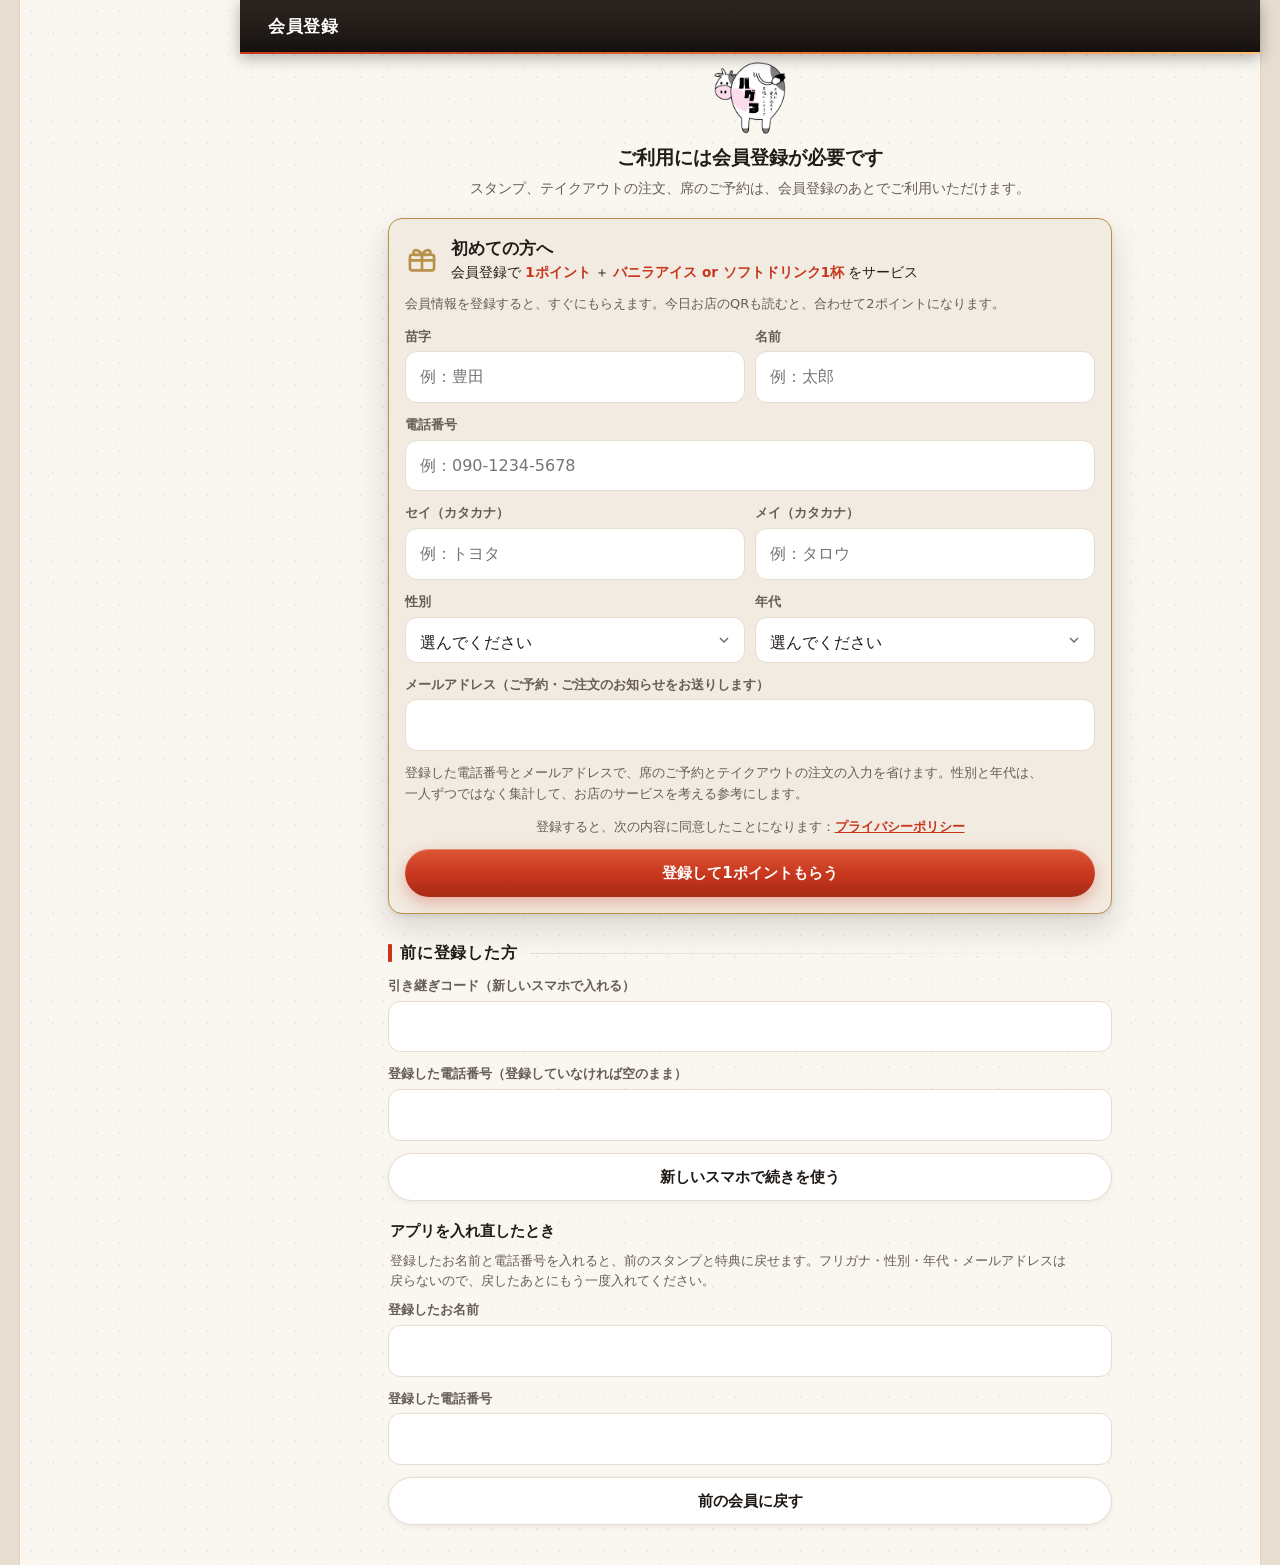
<file: index.html>
<!doctype html>
<html lang="ja" data-phrase>   <!-- data-phrase：文節で改行する（js/content.js の phrased）-->
<head>
<meta charset="utf-8">
<meta name="bg-version" content="c243e1a8">
<meta name="viewport" content="width=device-width, initial-scale=1, viewport-fit=cover">
<!-- 読んでよい場所を限る（CSP。2026-11-05 お店用アプリの引っ越しの段階1・案4。計画書 `お店用アプリの引っ越し.md`）。GitHub Pages は見出しを付けられないので meta。
     script：自分の場所・予約ボードの config.js と api.js（同じ t3dining.github.io）・QR の部品（cdnjs・jsDelivr。SRI つき）だけ。中に書いたスクリプトは使わない（js/owner-head.js などに出した）
     style：字の形（Google Fonts）と、画面の中の style の書き方（'unsafe-inline'）／img：写真（lh3）と、QR の絵（data:）／connect：受け口（script.google.com とその転送先）と T3Works の営業日
     frame：お店の情報の地図（Google マップ）。★外の場所を足したら、ここも直す（直さないと、その部品は読まれない） -->
<meta http-equiv="Content-Security-Policy" content="default-src 'self'; script-src 'self' https://t3dining.github.io https://cdnjs.cloudflare.com https://cdn.jsdelivr.net; style-src 'self' 'unsafe-inline' https://fonts.googleapis.com; font-src 'self' https://fonts.gstatic.com; img-src 'self' data: blob: https://lh3.googleusercontent.com; connect-src 'self' https://script.google.com https://script.googleusercontent.com https://t3works-sync.t3dining.workers.dev; frame-src https://www.google.com https://maps.google.com; worker-src 'self'; manifest-src 'self'; media-src 'self' blob:; object-src 'none'; base-uri 'self'; form-action 'self'">
<script src="js/owner-head.js?v=a53475a6"></script>   <!-- バグる Owner から開いたときだけのこと（前はここに中身を書いていた） -->
<meta name="robots" content="noindex, nofollow">   <!-- 試作のあいだは検索に出さない（2026-10-29 決定。本番で外す） -->
<meta name="theme-color" content="#1f1916">
<meta name="apple-mobile-web-app-capable" content="yes">
<meta name="apple-mobile-web-app-title" content="バグる">
<title>炭焼ハンバーグ バグる</title>
<link rel="manifest" href="manifest.json">
<link rel="icon" href="img/icon-192.png">
<link rel="apple-touch-icon" href="img/apple-touch-icon.png">
<!-- 字の形はホームページと同じ（2026-10-30）。読めないときは、スマホの字で出る -->
<link rel="preconnect" href="https://fonts.googleapis.com">
<link rel="preconnect" href="https://fonts.gstatic.com" crossorigin>
<link rel="stylesheet" href="https://fonts.googleapis.com/css2?family=Oswald:wght@500;600;700&family=Zen+Kaku+Gothic+New:wght@400;500;700;900&display=swap">
<link rel="stylesheet" href="css/app.css?v=792e3aec">
</head>
<body>
<div class="app">
  <header class="top">
    <button id="back" class="top-btn" hidden aria-label="戻る" data-icon="back"></button>
    <h1 id="title"></h1>
    <button id="hpBack" class="owner-home hp-back" hidden>‹ ホームページ</button>   <!-- ホームページに戻る（app.js の HP_BACK。2026-11-07） -->
    <button id="ownerHome" class="owner-home" hidden>🏠 ホーム</button>   <!-- バグる Owner から開いたときだけ出す（app.js の OWNER_MODE） -->
    <a id="cartBtn" class="top-btn cart-btn" href="#cart" aria-label="カート" data-icon="cart"><span class="badge" hidden></span></a>
    <a id="meBtn" class="me-btn" href="#me" aria-label="マイページ" data-icon="user"><span>マイページ</span></a>   <!-- 2026-11-04 ko-dai さんの指示：マイページは右上に -->
    <p id="testBand" class="test-band" hidden>テスト用アカウント<small>Owner・Staff から開いたときだけ</small></p>   <!-- app.js の TEST_MEMBER -->
  </header>
  <!-- 肉の日の帯（ホームページと同じ。js/app.js の renderNiku・css/app.css の .niku。2026-11-15）：28日「明日は肉の日！」・29日「本日は肉の日！」。2月は8日・9日。1/30〜2/7 は「2月は2/9が肉の日！」。押すと肉の日のお知らせが開く（2026-11-18） -->
  <a class="niku" href="#" data-act="niku" data-niku hidden><span class="niku-ttl"><span data-niku-day="28" hidden>明日は肉の日！</span><span data-niku-day="29" hidden>本日は肉の日！</span><span data-niku-day="feb" hidden>2月は2/9が肉の日！</span></span><span class="niku-sub">人気No.1の超粗びきハンバーグを、お値段そのままで1個増量</span></a>

  <main id="view"></main>

  <a id="cartbar" class="cartbar" href="#cart" hidden></a>
  <nav class="tabs">
    <!-- 2026-11-04 ko-dai さんの指示（2回目）：ホーム・メニュー・注文・予約・スタンプ・お店。マイページは右上（上の帯の #meBtn）。
         メニューは店内のメニュー（上の切りかえでテイクアウトも見られる）、注文はテイクアウトの注文 -->
    <a href="#home" data-tab="home" data-icon="home"><span>ホーム</span></a>
    <a href="#menu/dine" data-tab="menu" data-icon="menu"><span>メニュー</span></a>
    <a href="#menu" data-tab="order" data-icon="bag"><span>注文</span></a>
    <a href="#reserve" data-tab="reserve" data-icon="cal"><span>予約</span></a>
    <a href="#stamp" data-tab="stamp" data-icon="card"><span>スタンプ</span></a>
    <a href="#shop" data-tab="shop" data-icon="pin"><span>お店</span></a>
  </nav>
</div>

<div id="sheet" class="sheet" hidden>
  <div class="sheet-bg" data-act="close"></div>
  <div class="sheet-body" role="dialog" aria-modal="true"></div>
</div>
<div id="toast" class="toast" role="status" aria-live="polite"></div>

<script src="js/data.js?v=523ab450"></script>
<script src="js/db.js?v=97e9d111"></script>
<script src="js/common.js?v=08738c32"></script>
<script src="js/content.js?v=ead31ec2"></script>   <!-- バグるマネージで直した中身を重ねる -->
<script src="js/install.js?v=a5e254e1"></script>
<script src="js/stamp-qr.js?v=5569bc8f"></script>
<script src="js/fx.js?v=24d62bd3"></script>
<script src="js/order-api.js?v=d649f9d1"></script>
<script src="js/stamp-api.js?v=efa552d1"></script>
<script src="js/privacy.js?v=8cd2a2af"></script>
<script src="js/reserve.js?v=d9268d69"></script>
<script src="js/app.js?v=a0eafe20"></script>
</body>
</html>
</file>
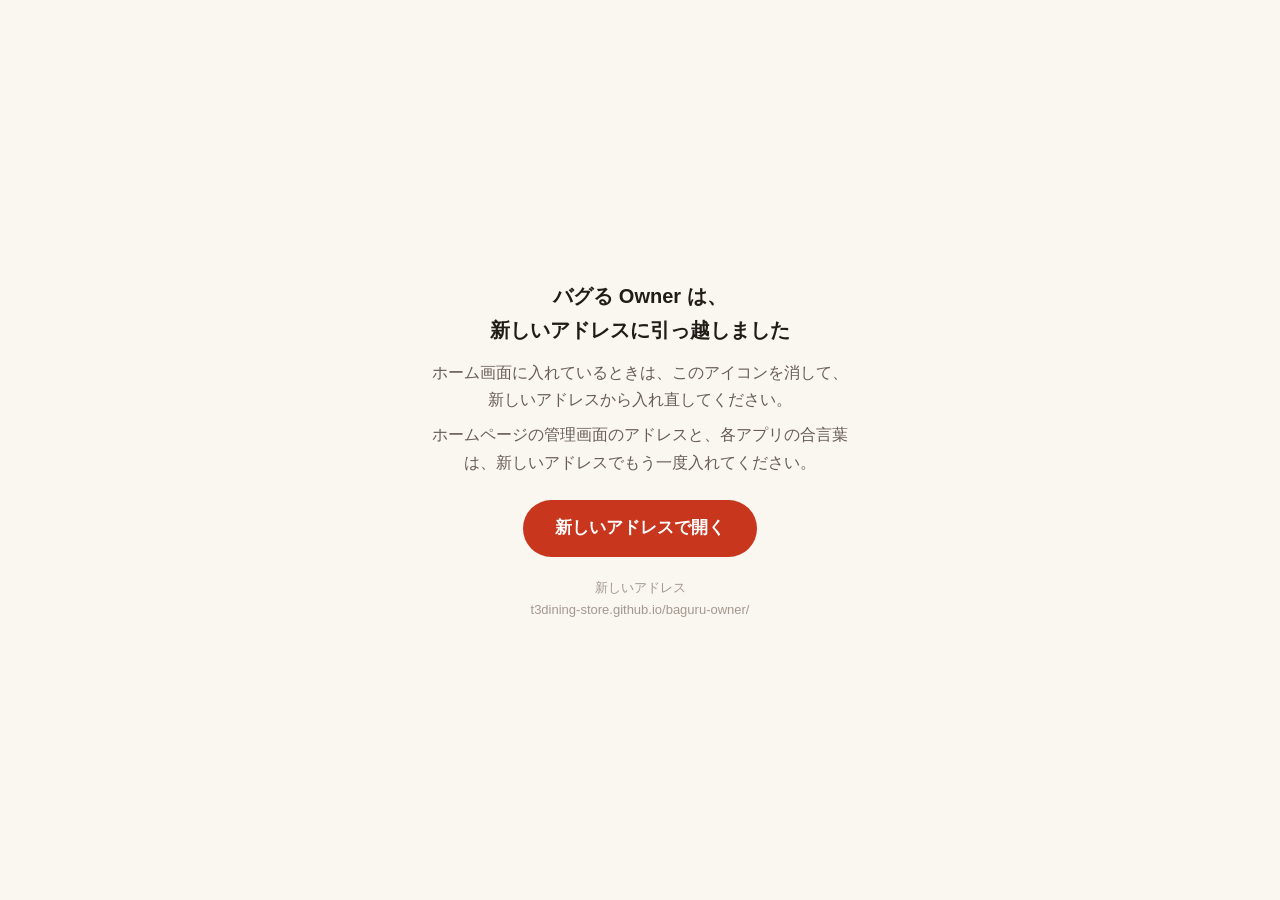
<file: owner/index.html>
<!doctype html>
<html lang="ja">
<head>
<meta charset="utf-8">
<meta name="viewport" content="width=device-width, initial-scale=1">
<meta name="robots" content="noindex, nofollow">
<!-- バグる Owner は https://t3dining-store.github.io/baguru-owner/ へ引っ越す（お店用アプリの引っ越し。../../お店用アプリの引っ越し.md）。
     ★引っ越しの日まで出さない（用意だけ）。このファイルは、どの公開の一覧にも入っていないので、どこにも出ない。
     ★となりの index.html は、いま公開中の「前の前の住所」（/baguru-app/owner/ → 今の Owner へ送るだけ）。引っ越しの日まで、そのままにする。
     引っ越しの日に、このファイルを次の2か所に出す（どちらも前の保存場所 t3dining.github.io なので、中身は同じでよい）：
       1. 前の公開先 t3dining/baguru-owner の index.html（https://t3dining.github.io/baguru-owner/）
       2. となりの index.html と入れ替える（公式アプリの公開先の owner/index.html。https://t3dining.github.io/baguru-app/owner/）
     開いたら、ここに残ったお店の保存を消して、新しいアドレスへのボタンを出す。★自動では移らない（ホーム画面のアイコンを入れ直してもらうため） -->
<title>バグる Owner</title>
<script>
  (function () {
    // ★名前を1つずつ消す（bg. で始まる名前は、公式アプリのお客様の保存にも使っている。まとめて消さない）。
    // Owner の古いアイコンしか開かない端末もあるので、ここで、お店のアプリが残した保存を全部消す（計画書の「古い場所で消すもの」の表）。
    // bg.owner は公式アプリの 🏠 も読んでいたが、引っ越しの日には、公式アプリはアドレスの印だけで戻る形に直っている（段階2の3）
    var KEYS = ['baguru.daicho.pin', 'baguru.line.screen', 'bg.hpAdmin', 'baguru.yoyaku.owner', 'baguru.yoyaku.view',
                'baguru.daicho.seen', 'baguru.daicho.sound', 'baguru.daicho.shell',   // shell には今日の予約の控え（お客様のお名前）が入る
                'bg.cookRung', 'bg.hub', 'bg.owner'];
    KEYS.forEach(function (k) {
      try { localStorage.removeItem(k); } catch (e) {}
      try { sessionStorage.removeItem(k); } catch (e) {}
    });
  })();
</script>
</head>
<body style="margin:0;min-height:100vh;display:grid;place-items:center;padding:24px;box-sizing:border-box;background:#faf6f0;color:#221c18;font-family:'Hiragino Sans','Hiragino Kaku Gothic ProN',sans-serif;text-align:center;line-height:1.7">
<div style="max-width:420px">
  <p style="font-size:20px;font-weight:700;margin:0 0 12px">バグる Owner は、<br>新しいアドレスに引っ越しました</p>
  <p style="margin:0 0 8px;color:#675d55">ホーム画面に入れているときは、このアイコンを消して、新しいアドレスから入れ直してください。</p>
  <p style="margin:0 0 24px;color:#675d55">ホームページの管理画面のアドレスと、各アプリの合言葉は、新しいアドレスでもう一度入れてください。</p>
  <a href="https://t3dining-store.github.io/baguru-owner/" style="display:inline-block;padding:14px 32px;border-radius:999px;background:#c7361d;color:#fff;font-size:17px;font-weight:700;text-decoration:none">新しいアドレスで開く</a>
  <p style="margin:20px 0 0;font-size:13px;color:#a3988e;">新しいアドレス<br>t3dining-store.github.io/baguru-owner/</p>
</div>
</body>
</html>
</file>
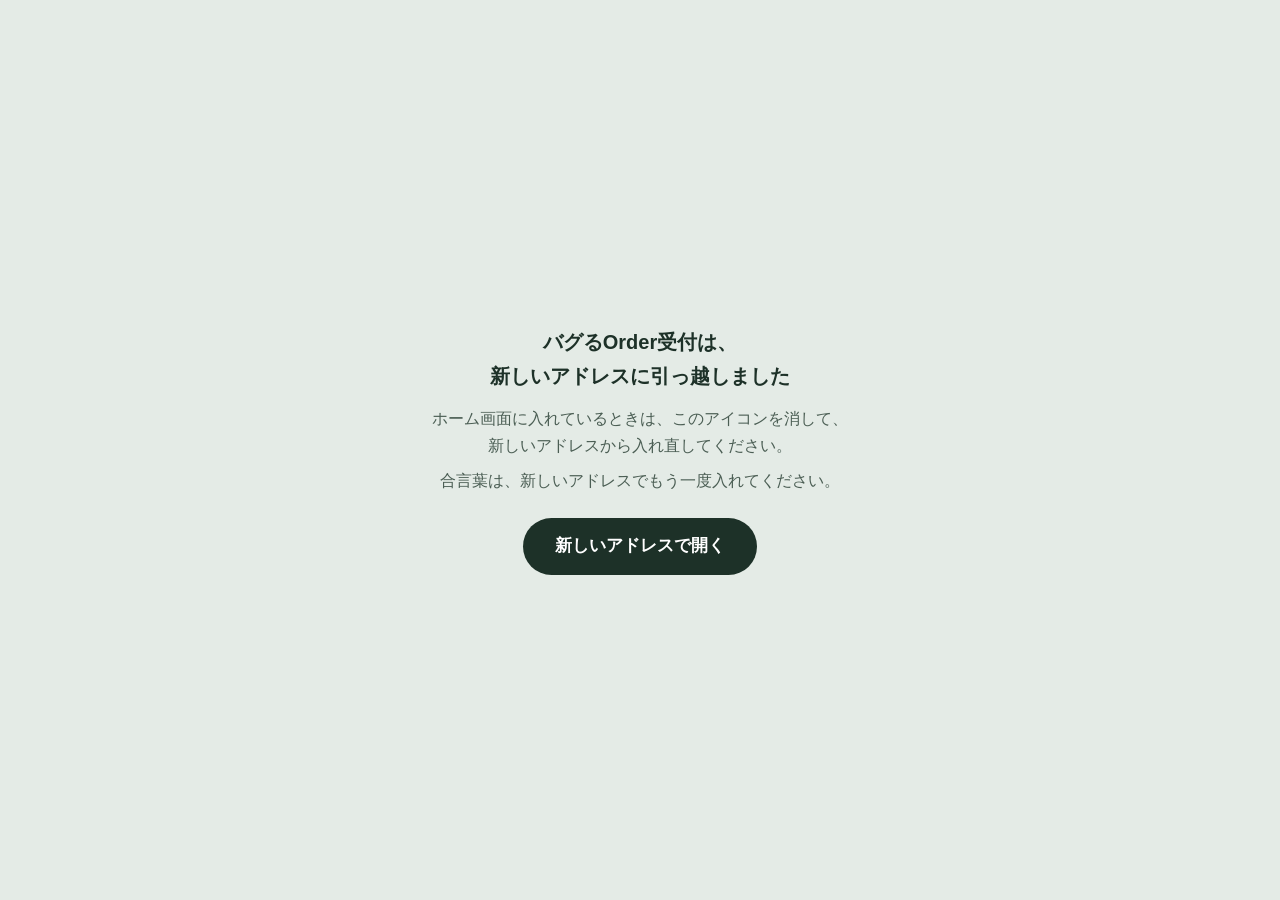
<file: order.html>
<!doctype html>
<html lang="ja">
<head>
<meta charset="utf-8">
<meta name="viewport" content="width=device-width, initial-scale=1">
<meta name="robots" content="noindex, nofollow">
<meta name="theme-color" content="#1d3128">
<!-- バグるOrder受付は 2026-11-05 に https://t3dining-store.github.io/baguru-order/ へ引っ越した（お店用アプリの引っ越し。../../お店用アプリの引っ越し.md）。
     前のアドレス（https://t3dining.github.io/baguru-app/order.html と store.html）は、公式アプリと保存場所が同じなので、開いたら、ここに残ったお店の保存を消して、新しいアドレスへのボタンを出す。
     ★自動では移らない（お店のタブレットのホーム画面のアイコンを入れ直してもらうため）。引っ越しの日から、公開の道具（道具/公開する.py の MOVED_APP）が、公式アプリの公開先の order.html と store.html の両方にこのファイルを出す。
     ★この中に、この画面のフォルダの名前に「/」を付けた字を書かない（公開の道具が、公開先で開けない場所の印として止める） -->
<title>バグるOrder受付</title>
<script>
  (function () {
    // ★お店用アプリの引っ越し.md の「古い場所で消すもの」を全部、名前で1つずつ消す（お店のタブレット・社員のスマホは、1つの古いアイコンしか開かないことがある）。
    //   bg. で始まる名前は、公式アプリのお客様の保存にも使っているので、まとめて消さない（bg.content・bg.days・bg.accepting・bg.orders は消さない）
    var names = ['baguru.daicho.pin', 'baguru.daicho.seen', 'baguru.daicho.sound', 'baguru.daicho.shell', 'baguru.line.screen',
      'bg.hpAdmin', 'baguru.yoyaku.owner', 'baguru.yoyaku.view', 'bg.cookRung', 'bg.hub', 'bg.owner'];
    [function () { return localStorage; }, function () { return sessionStorage; }].forEach(function (box) {
      try { var b = box(); names.forEach(function (k) { b.removeItem(k); }); } catch (e) {}
    });
  })();
</script>
</head>
<body style="margin:0;min-height:100vh;display:grid;place-items:center;padding:24px;box-sizing:border-box;background:#e4ebe6;color:#1d3128;font-family:'Hiragino Sans','Hiragino Kaku Gothic ProN',sans-serif;text-align:center;line-height:1.7">
<div style="max-width:420px">
  <p style="font-size:20px;font-weight:700;margin:0 0 12px">バグるOrder受付は、<br>新しいアドレスに引っ越しました</p>
  <p style="margin:0 0 8px;color:#4b5e54">ホーム画面に入れているときは、このアイコンを消して、新しいアドレスから入れ直してください。</p>
  <p style="margin:0 0 24px;color:#4b5e54">合言葉は、新しいアドレスでもう一度入れてください。</p>
  <a id="go" href="https://t3dining-store.github.io/baguru-order/order.html" style="display:inline-block;padding:14px 32px;border-radius:999px;background:#1d3128;color:#fff;font-size:17px;font-weight:700;text-decoration:none">新しいアドレスで開く</a>
</div>
<script>document.getElementById('go').href += location.search + location.hash;   // バグる Owner・Staff から開いた印（?from=owner&hub=staff など）は、そのまま渡す</script>
</body>
</html>
</file>
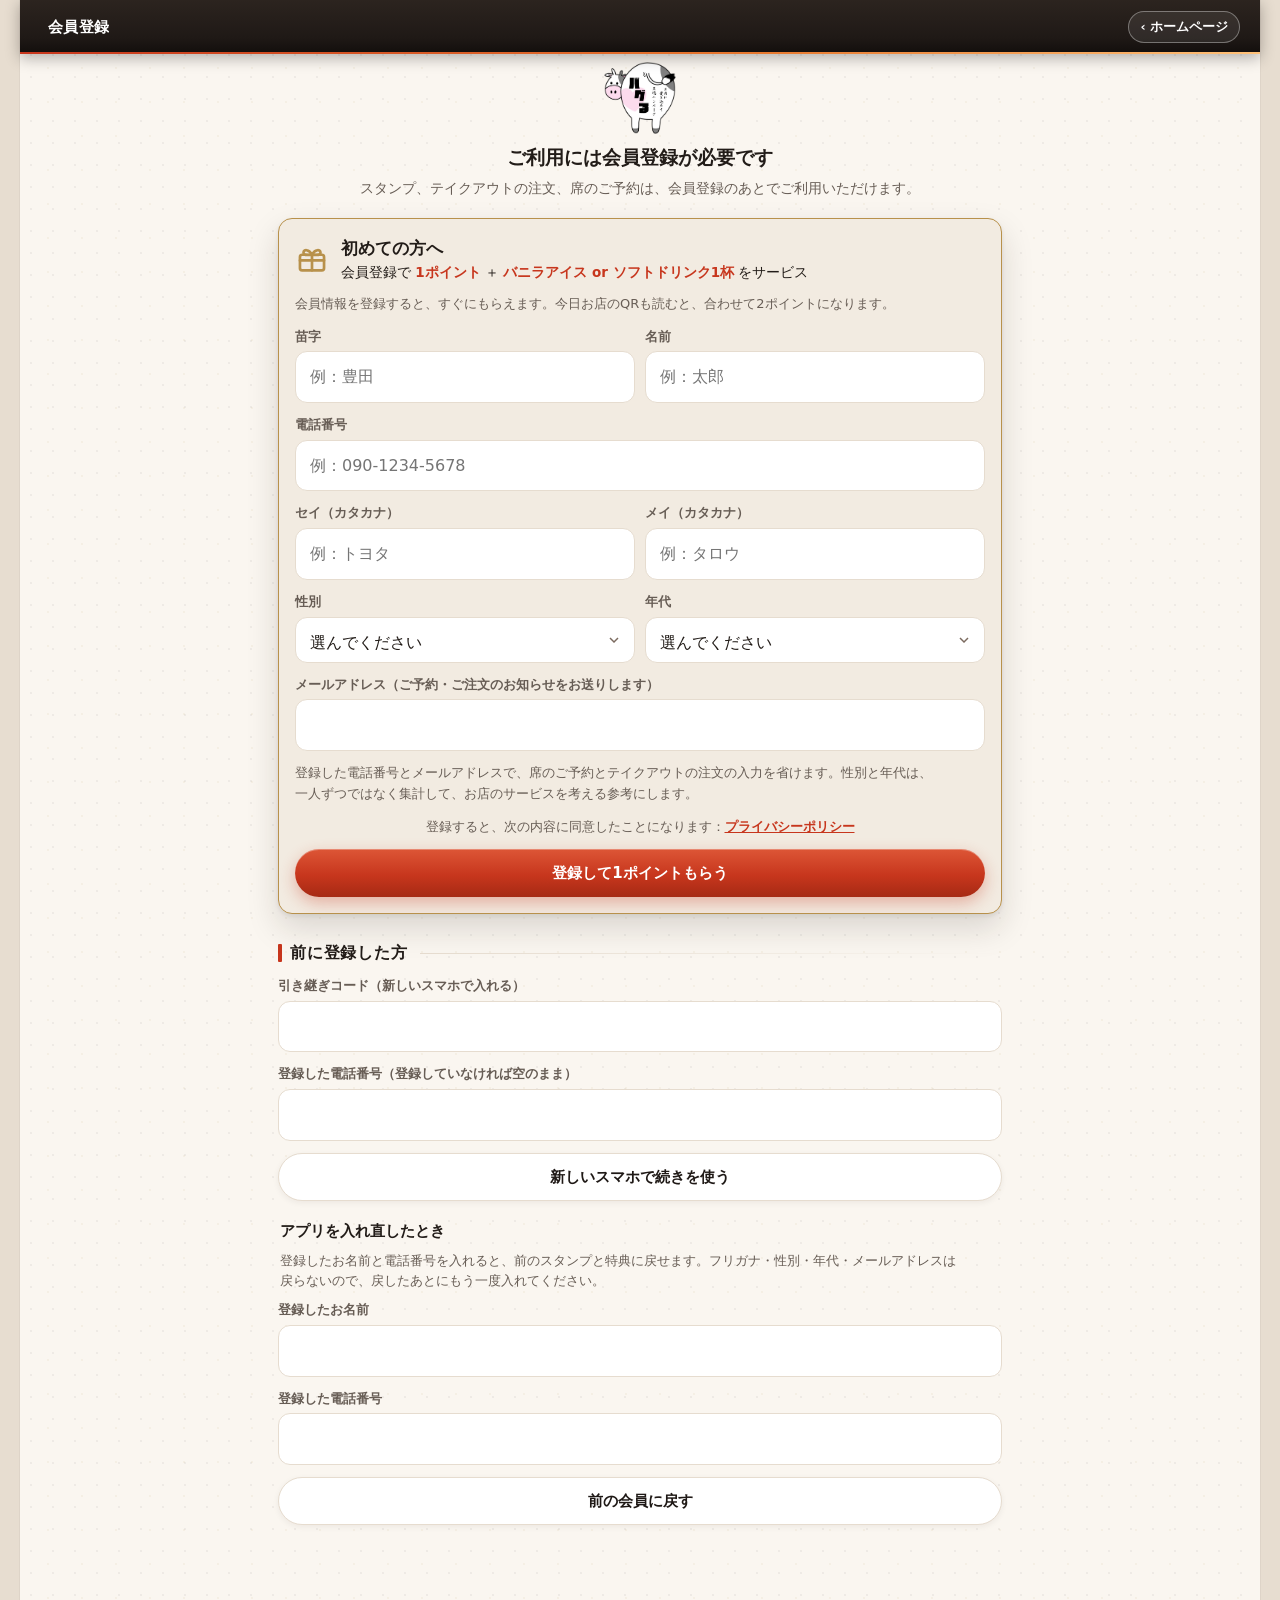
<file: takeout.html>
<!doctype html>
<html lang="ja" data-phrase>   <!-- data-phrase：文節で改行する（js/content.js の phrased）-->
<head>
<meta charset="utf-8">
<meta name="bg-version" content="c243e1a8">
<meta name="viewport" content="width=device-width, initial-scale=1, viewport-fit=cover">
<!-- 読んでよい場所を限る（CSP。2026-11-05 お店用アプリの引っ越しの段階1・案4。計画書 `お店用アプリの引っ越し.md`）。GitHub Pages は見出しを付けられないので meta。
     script：自分の場所・予約ボードの config.js と api.js（同じ t3dining.github.io）・QR の部品（cdnjs・jsDelivr。SRI つき）だけ。中に書いたスクリプトは使わない（js/owner-head.js などに出した）
     style：字の形（Google Fonts）と、画面の中の style の書き方（'unsafe-inline'）／img：写真（lh3）と、QR の絵（data:）／connect：受け口（script.google.com とその転送先）と T3Works の営業日
     frame：お店の情報の地図（Google マップ）。★外の場所を足したら、ここも直す（直さないと、その部品は読まれない） -->
<meta http-equiv="Content-Security-Policy" content="default-src 'self'; script-src 'self' https://t3dining.github.io https://cdnjs.cloudflare.com https://cdn.jsdelivr.net; style-src 'self' 'unsafe-inline' https://fonts.googleapis.com; font-src 'self' https://fonts.gstatic.com; img-src 'self' data: blob: https://lh3.googleusercontent.com; connect-src 'self' https://script.google.com https://script.googleusercontent.com https://t3works-sync.t3dining.workers.dev; frame-src https://www.google.com https://maps.google.com; worker-src 'self'; manifest-src 'self'; media-src 'self' blob:; object-src 'none'; base-uri 'self'; form-action 'self'">
<script src="js/owner-head.js?v=a53475a6"></script>   <!-- バグる Owner から開いたときだけのこと（前はここに中身を書いていた） -->
<meta name="robots" content="noindex, nofollow">   <!-- 試作のあいだは検索に出さない（2026-10-29 決定。本番で外す） -->
<meta name="theme-color" content="#1f1916">
<meta name="apple-mobile-web-app-capable" content="yes">
<meta name="apple-mobile-web-app-title" content="バグる">
<title>テイクアウト注文｜バグる</title>
<link rel="manifest" href="manifest.json">
<link rel="icon" href="img/icon-192.png">
<link rel="apple-touch-icon" href="img/apple-touch-icon.png">
<!-- 字の形はホームページと同じ（2026-10-30）。読めないときは、スマホの字で出る -->
<link rel="preconnect" href="https://fonts.googleapis.com">
<link rel="preconnect" href="https://fonts.gstatic.com" crossorigin>
<link rel="stylesheet" href="https://fonts.googleapis.com/css2?family=Oswald:wght@500;600;700&family=Zen+Kaku+Gothic+New:wght@400;500;700;900&display=swap">
<link rel="stylesheet" href="css/app.css?v=792e3aec">
</head>
<!-- ホームページの「モバイルオーダーで注文」から開く、注文だけの画面。中身は index.html と同じ（js/app.js の ORDER_ONLY）。
     2026-10-30 に order.html から移した（order.html はお店の画面になった。ko-dai さんの指示） -->
<body class="order-only">
<div class="app">
  <header class="top">
    <button id="back" class="top-btn" hidden aria-label="戻る" data-icon="back"></button>
    <h1 id="title"></h1>
    <button id="hpBack" class="owner-home hp-back" hidden>‹ ホームページ</button>   <!-- ホームページに戻る（app.js の HP_BACK。2026-11-07） -->
    <button id="ownerHome" class="owner-home" hidden>🏠 ホーム</button>   <!-- バグる Owner から開いたときだけ出す（app.js の OWNER_MODE。2026-11-04 からこの画面にも） -->
    <a id="cartBtn" class="top-btn cart-btn" href="#cart" aria-label="カート" data-icon="cart"><span class="badge" hidden></span></a>
    <p id="testBand" class="test-band" hidden>テスト用アカウント<small>Owner・Staff から開いたときだけ</small></p>   <!-- app.js の TEST_MEMBER -->
  </header>
  <!-- 肉の日の帯（ホームページと同じ。js/app.js の renderNiku・css/app.css の .niku。2026-11-15）：28日「明日は肉の日！」・29日「本日は肉の日！」。2月は8日・9日。1/30〜2/7 は「2月は2/9が肉の日！」。押すと肉の日のお知らせが開く（2026-11-18） -->
  <a class="niku" href="#" data-act="niku" data-niku hidden><span class="niku-ttl"><span data-niku-day="28" hidden>明日は肉の日！</span><span data-niku-day="29" hidden>本日は肉の日！</span><span data-niku-day="feb" hidden>2月は2/9が肉の日！</span></span><span class="niku-sub">人気No.1の超粗びきハンバーグを、お値段そのままで1個増量</span></a>

  <main id="view"></main>

  <a id="cartbar" class="cartbar" href="#cart" hidden></a>
</div>

<div id="sheet" class="sheet" hidden>
  <div class="sheet-bg" data-act="close"></div>
  <div class="sheet-body" role="dialog" aria-modal="true"></div>
</div>
<div id="toast" class="toast" role="status" aria-live="polite"></div>

<script src="js/data.js?v=523ab450"></script>
<script src="js/db.js?v=97e9d111"></script>
<script src="js/common.js?v=08738c32"></script>
<script src="js/content.js?v=ead31ec2"></script>   <!-- バグるマネージで直した中身を重ねる -->
<script src="js/install.js?v=a5e254e1"></script>
<script src="js/stamp-qr.js?v=5569bc8f"></script>
<script src="js/fx.js?v=24d62bd3"></script>
<script src="js/order-api.js?v=d649f9d1"></script>
<script src="js/stamp-api.js?v=efa552d1"></script>
<script src="js/privacy.js?v=8cd2a2af"></script>
<script src="js/reserve.js?v=d9268d69"></script>
<script src="js/order-only.js?v=423e2b75"></script>   <!-- 注文だけの画面の印（js/app.js の ORDER_ONLY） -->
<script src="js/app.js?v=a0eafe20"></script>
</body>
</html>
</file>
<file: css/app.css>
/* =====================================================================
 *  お客さまの画面
 *  色と字の形はホームページ（ホームページ/公開用/css/style.css）に合わせる：炭の黒・炭火の赤・真鍮の金（2026-10-30）
 *  前は、テイクアウトチラシの「こげ茶・金」と、ロゴのピンクだった
 * ===================================================================== */

:root {
  --coal: #1f1916;
  --coal-2: #3a302a;
  --coal-3: #2c241f;
  --cream: #faf6f0;
  --paper: #ffffff;
  --brass: #b8914b;
  --brass-soft: #f2ebe1;
  --brass-dark: #7a5c25;
  --ember: #c7361d;
  --ember-2: #a62a14;
  --ember-soft: #fbe9e4;
  --flame: #e7792f;
  --ink: #221c18;
  --sub: #675d55;
  --line: #e6dccf;
  --green: #2a8553;
  --green-soft: #e2f2e8;
  --red: #c23a3a;
  --red-soft: #fbe8e6;
  --r: 14px;   /* 角の丸さは、アプリだけ（ホームページは角ばっている） */
  --jp: "Zen Kaku Gothic New", "Hiragino Sans", "Hiragino Kaku Gothic ProN", "Noto Sans JP", "Yu Gothic", system-ui, sans-serif;
  --en: "Oswald", "Zen Kaku Gothic New", "Hiragino Sans", sans-serif;   /* 値段・数字・英字の見出し */
  --tabh: 62px;
  --safe-b: env(safe-area-inset-bottom, 0px);
  --safe-t: env(safe-area-inset-top, 0px);
}

* { box-sizing: border-box; -webkit-tap-highlight-color: transparent; }
html, body { margin: 0; }
body {
  background: #e7ddd0;
  color: var(--ink);
  font-family: var(--jp);
  font-size: 15px;
  line-height: 1.6;
  -webkit-font-smoothing: antialiased;
}
body.lock { overflow: hidden; }
a { color: inherit; text-decoration: none; }
button { font: inherit; color: inherit; background: none; border: 0; padding: 0; cursor: pointer; }
img { display: block; max-width: 100%; }
svg { width: 22px; height: 22px; flex: none; }
small { font-size: 12px; }

.app {
  max-width: 480px;
  margin: 0 auto;
  min-height: 100dvh;
  background: var(--cream);
  padding-bottom: calc(var(--tabh) + var(--safe-b) + 16px);
  box-shadow: 0 0 0 1px rgba(0, 0, 0, .04);
}
/* 画面の下に固定するものは、アプリの幅に合わせて真ん中に置く */
.tabs, .cartbar, .toast, .sheet-body {
  left: 50%;
  transform: translateX(-50%);
  width: 100%;
  max-width: 480px;
}

.demo-bar {
  background: #fff3c4;
  color: #6b5200;
  font-size: 12px;
  text-align: center;
  padding: calc(4px + var(--safe-t)) 12px 4px;
}

/* ---- 上の帯 ---- */
.top {
  position: sticky; top: 0; z-index: 20;
  display: flex; align-items: center; gap: 6px;
  height: calc(54px + var(--safe-t)); padding: var(--safe-t) 8px 0;   /* ホーム画面のアプリで、時計の下から始める */
  background: var(--coal); color: #fff;
}
.top h1 {
  flex: 1; margin: 0; font-size: 17px; font-weight: 700; letter-spacing: .04em;
  display: flex; align-items: center; gap: 8px; min-width: 0;
}
.top h1 img { width: 34px; height: 34px; object-fit: contain; background: #fff; border-radius: 50%; padding: 2px; }
.top h1 span { min-width: 0; overflow: hidden; text-overflow: ellipsis; white-space: nowrap; }   /* 狭い画面で「🏠 ホーム」と並んでも、はみ出さない */
/* バグる Owner から開いたときだけ出す「🏠 ホーム」（2026-10-30） */
.owner-home { flex: none; height: 32px; padding: 0 11px; border-radius: 999px; border: 1px solid rgba(255, 255, 255, .35); background: rgba(255, 255, 255, .08); color: #fff; font-size: 12.5px; font-weight: 700; white-space: nowrap; }
.owner-home[hidden] { display: none; }
.top.has-owner h1 { font-size: 15px; letter-spacing: .02em; }
/* テスト用アカウント（バグる Owner から開いたときだけ。スタンプ台帳の決めごと.md の15節）。上の帯のすぐ下に、黄色の帯を出す */
.test-band { position: absolute; left: 0; right: 0; top: 100%; margin: 0; height: 22px; display: flex; align-items: center; justify-content: center; gap: 8px;
  background: #f5c400; color: #1f1916; font-size: 12px; font-weight: 900; letter-spacing: .06em; box-shadow: 0 2px 6px rgba(10, 8, 7, .25); }
.test-band small { font-size: 10.5px; font-weight: 700; opacity: .7; letter-spacing: 0; }
.test-band[hidden] { display: none; }
body.test-account main { padding-top: 22px; }
/* ---- 肉の日の帯（毎月28日・29日、2月は8日・9日。js/app.js の renderNiku。2026-11-15 ko-dai さんの指示「ホームページと同じように」「目立つように上の方に」） ----
   見た目はホームページ（ホームページ/公開用/css/style.css の .niku）に合わせる：大きな字・縞模様・光が流れる・「肉の日」がゆっくり脈打つ。下の説明は白い札。
   上の帯のすぐ下に、スクロールしても残す。下へスクロールしたら細くする（is-mini）。帯の高さは --niku-h（app.js が入れる） */
.niku { position: sticky; top: calc(54px + var(--safe-t)); z-index: 19; overflow: hidden; display: flex; flex-wrap: wrap; align-items: center; justify-content: center; gap: 6px 16px;
  padding: 11px 12px 12px; text-align: center; color: #fff; border-bottom: 3px solid var(--brass);
  background: repeating-linear-gradient(-45deg, rgba(255, 255, 255, .08) 0 14px, transparent 14px 28px), linear-gradient(90deg, #8f220f, var(--ember) 35%, var(--flame)); }
.niku[hidden], .niku [hidden] { display: none; }
.niku::after { content: ""; position: absolute; top: 0; bottom: 0; left: -40%; width: 28%; pointer-events: none;
  background: linear-gradient(100deg, transparent, rgba(255, 255, 255, .38), transparent); transform: skewX(-20deg); animation: niku-shine 3.2s ease-in-out infinite; }
@keyframes niku-shine { 0% { left: -40%; } 55%, 100% { left: 125%; } }
.niku-ttl { display: inline-block; font-size: 25px; font-weight: 900; letter-spacing: .12em; line-height: 1.25; text-shadow: 0 3px 0 rgba(0, 0, 0, .28); animation: niku-pop 1.6s ease-in-out infinite; }
.niku-ttl::before { content: "🍖"; margin-right: 6px; }
.niku-ttl > span { white-space: nowrap; }   /* 「肉の日」の途中で折り返さない（いちばん長い「2月は2/9が肉の日！」は、幅375の画面で290px） */
@media (max-width: 359px) { .niku-ttl { font-size: 21px; letter-spacing: .08em; } }   /* 幅320の小さいスマホでも1行に */
@keyframes niku-pop { 0%, 100% { transform: scale(1); } 50% { transform: scale(1.07); } }
.niku-sub { position: relative; z-index: 1; font-size: 13px; font-weight: 900; line-height: 1.5; background: #fff; color: var(--ember-2); padding: 5px 12px; border-radius: 12px; box-shadow: 0 2px 0 rgba(0, 0, 0, .18); }
.niku-sub::after { content: "›"; margin-left: 6px; font-family: var(--en); }   /* 押すと肉の日のお知らせが開く（2026-11-18） */
.niku:active { filter: brightness(1.08); }
@media (hover: hover) { .niku:hover { filter: brightness(1.07); } }
/* 帯を押して開く、肉の日のお知らせ（app.js の openNikuNews） */
.niku-news { padding: 8px 2px 4px; }
.niku-news-tag { display: inline-block; margin: 0; padding: 2px 10px; border-radius: 999px; background: var(--ember-soft); color: var(--ember); font-size: 12px; font-weight: 900; letter-spacing: .06em; }
.niku-news h2 { margin: 10px 40px 10px 0; font-size: 19px; line-height: 1.5; }
.niku-news h2::before { content: "🍖"; margin-right: 6px; }
.niku-news-body { margin: 0 0 18px; font-size: 15px; line-height: 1.75; white-space: pre-line; }
.niku.is-mini { padding: 5px 12px; border-bottom-width: 2px; }
.niku.is-mini .niku-sub { display: none; }
.niku.is-mini .niku-ttl { font-size: 17px; animation: none; text-shadow: none; }
/* テスト用アカウントの黄色の帯（上の .test-band）があるときは、その下に出す */
body.test-account .niku { top: calc(54px + var(--safe-t) + 22px); margin-top: 22px; }
body.test-account.has-niku main { padding-top: 0; }
.test-points { margin: 14px 0 12px; padding-left: 1.2em; font-size: 14px; line-height: 1.7; }
.test-reset { background: var(--red); margin-bottom: 8px; }
.owner-home:active { background: rgba(255, 255, 255, .2); }
#back[hidden] + h1 { padding-left: 8px; }
.top-btn { width: 42px; height: 42px; display: grid; place-items: center; border-radius: 50%; position: relative; }
.top-btn:active { background: rgba(255, 255, 255, .12); }
#back[hidden] { display: none; }
.badge {
  position: absolute; top: 3px; right: 1px; min-width: 19px; height: 19px; padding: 0 5px;
  border-radius: 10px; background: var(--ember); color: #fff; font-size: 11px; font-weight: 700;
  display: grid; place-items: center; border: 2px solid var(--coal);
}
.badge[hidden] { display: none; }
/* 右上のマイページ（2026-11-04 ko-dai さんの指示：マイページは右上に）。アイコンの下に小さく名前 */
.me-btn { flex: none; min-width: 50px; height: 46px; padding: 0 4px; display: flex; flex-direction: column; align-items: center; justify-content: center; gap: 1px;
  border-radius: 12px; color: #fff; font-size: 9.5px; font-weight: 700; letter-spacing: .02em; white-space: nowrap; }
.me-btn svg { width: 22px; height: 22px; }
.me-btn:active, .me-btn.on { background: rgba(255, 255, 255, .14); }

main { padding: 0 16px; }

/* ---- 下のタブ ---- */
.tabs {
  position: fixed; bottom: 0; z-index: 30;
  display: grid; grid-template-columns: repeat(6, 1fr);   /* ホーム・メニュー・注文・予約・スタンプ・お店（2026-11-04） */
  height: calc(var(--tabh) + var(--safe-b)); padding-bottom: var(--safe-b);
  background: var(--paper); border-top: 1px solid var(--line);
}
.tabs a { display: flex; flex-direction: column; align-items: center; justify-content: center; gap: 2px; color: #a99a8f; font-size: 11px; font-weight: 600; }
.tabs a.on { color: var(--coal); }
.tabs a.on svg { stroke-width: 2.3; }

/* ---- 見出し・ボタン ---- */
.sec { font-size: 15px; margin: 26px 0 10px; display: flex; align-items: center; gap: 8px; }
.sec::before { content: ""; width: 4px; height: 16px; border-radius: 2px; background: var(--brass); }
.hint { color: var(--sub); font-size: 13px; margin: 8px 2px; }

.btn {
  display: inline-flex; align-items: center; justify-content: center; gap: 6px;
  height: 48px; padding: 0 20px; border-radius: 999px; font-weight: 700; font-size: 15px;
}
.btn svg { width: 19px; height: 19px; }
.btn-main { background: var(--ember); color: #fff; }
.btn-main:active { filter: brightness(.92); }
.btn-main:disabled { background: #d9cfc6; color: #fff; cursor: default; }
.btn-sub { background: var(--paper); border: 1.5px solid var(--line); color: var(--coal); }
.btn-sub.danger { color: var(--red); }
/* アカウントの削除（2026-11-02） */
.del-member h2 { margin: 30px 0 8px; font-size: 20px; }
.del-member ul { margin: 8px 0 10px; padding-left: 1.2em; font-weight: 700; line-height: 1.6; }
.del-ok { display: flex; align-items: center; gap: 10px; margin: 14px 0; padding: 12px; border-radius: 10px; border: 1.5px solid var(--line); background: var(--paper); font-weight: 700; font-size: 14px; }
.del-ok input { width: 20px; height: 20px; margin: 0; flex: none; accent-color: var(--red); }
.del-member .del-go { background: var(--red); margin-bottom: 8px; }
.del-member .del-go:disabled { opacity: .4; }
.btn-small { height: 34px; padding: 0 16px; font-size: 13px; background: var(--coal); color: #fff; border-radius: 999px; font-weight: 700; }
.btn-block { display: flex; width: 100%; }
.foot {
  position: sticky; bottom: calc(var(--tabh) + var(--safe-b));
  margin: 16px -16px 0; padding: 12px 16px;
  background: linear-gradient(to bottom, rgba(250, 246, 240, 0), var(--cream) 30%);
}

.notice {
  display: flex; gap: 10px; align-items: flex-start;
  background: var(--paper); border: 1px solid var(--line); border-radius: var(--r);
  padding: 12px 14px; margin: 12px 0; font-size: 14px;
}
.notice[hidden] { display: none; }   /* 知らせの箱を隠しているとき（display: flex より強く。ネット予約・即予約の「送れなかった」の箱など。2026-11-05） */
.notice svg { color: var(--brass); margin-top: 1px; }
.notice small { display: block; color: var(--sub); }
.notice.warn { background: var(--red-soft); border-color: #f2c9c4; color: var(--red); font-weight: 600; }
/* バグるマネージで直したもの（2026-10-30）：お店からの一言・売り切れ */
.t-br { white-space: pre-line; }   /* マネージの文章で改行した文（js/content.js の textNode） */
.t-flash { outline: 2.5px solid var(--flame); outline-offset: 3px; border-radius: 4px; }   /* マネージの「アプリで見る」で、確かめている文 */
/* マネージの「画面で直す」（js/content.js の TEXT_EDIT）。直せる文を点線で、直している文を実線で囲む。「アプリを動かす」のあいだは点線を消す */
/* 文節で改行（js/content.js の phrased。まとまりのあいだに見えない区切りを入れた字の親）。1つのまとまりが1行に入らないときだけ、途中で折る。
   入力欄は、お客様が打つ字なので、ふつうの改行のまま（word-break は子に引きつがれるため） */
.t-ph { word-break: keep-all; overflow-wrap: anywhere; }
/* 商品の名前（app.js の nameHtml）：かっこの前で2つの箱に分け、入らないときは「（2本セット）」ごと次の行に送る。どの端末でも同じ（2026-11-19 ko-dai さんの指示「カッコが変な位置で改行されている」） */
.nm { display: inline-flex; flex-wrap: wrap; max-width: 100%; }
.nm > span { min-width: 0; }
.nw { white-space: nowrap; }   /* 1つの日（12/25（金））の途中で改行しない（app.js の daysHtml） */
.t-ph :is(textarea, input) { word-break: normal; overflow-wrap: break-word; }
html.t-editing .t-ed { outline: 1.5px dashed rgba(199, 54, 29, .7); outline-offset: 2px; border-radius: 3px; cursor: pointer; }
html.t-editing .t-ed:hover { background-color: rgba(199, 54, 29, .08); }
.t-ed.t-on, html.t-editing .t-ed.t-on { outline: 2.5px solid var(--ember, #c7361d); outline-offset: 2px; border-radius: 3px; background-color: rgba(199, 54, 29, .14); }
.notice.shop-notice { background: var(--ember-soft); border-color: rgba(199, 54, 29, .3); }
.notice.shop-notice svg { color: var(--ember); }
.notice.shop-notice b { color: var(--ember); }
.notice.shop-notice small { color: var(--ink); font-size: 13.5px; white-space: pre-line; }
.out-tag { display: inline-block; margin-left: 8px; padding: 1px 8px; border-radius: 999px; background: var(--coal); color: #fff; font: 700 11px/1.6 var(--jp); vertical-align: 2px; }
.out-tag.test-tag { background: #f5c400; color: #1f1916; }   /* まだお客さまに出していない商品（data.js の testOnly）。テスト用アカウントの黄色の帯と同じ色 */
.item.is-out { opacity: .6; cursor: default; }
.item.is-out .plus { display: none; }
.line.is-out { border-color: #f2c9c4; background: var(--red-soft); }

.state {
  display: flex; align-items: center; gap: 8px; margin: 14px 0 0;
  font-size: 14px; font-weight: 700;
}
.state i { width: 9px; height: 9px; border-radius: 50%; background: #b9aca2; }
.state-open i { background: var(--green); box-shadow: 0 0 0 4px var(--green-soft); }
.state-open { color: var(--green); }
.state-closed { color: var(--red); }
.state-closed i { background: var(--red); }
.state small { margin-left: auto; font-weight: 500; color: var(--sub); background: var(--brass-soft); padding: 1px 8px; border-radius: 999px; }

.tag { font-size: 11px; font-weight: 700; color: var(--brass-dark); background: var(--brass-soft); border-radius: 4px; padding: 1px 6px; margin-left: 6px; vertical-align: 2px; }

/* ---- ホーム ---- */
.hero { position: relative; margin: 0 -16px; height: 230px; overflow: hidden; }
.hero > img { width: 100%; height: 100%; object-fit: cover; }
.hero::after { content: ""; position: absolute; inset: 0; background: linear-gradient(to top, rgba(21, 17, 15, .78), rgba(21, 17, 15, 0) 60%); }
.hero-in { position: absolute; z-index: 1; left: 16px; right: 16px; bottom: 16px; display: flex; align-items: center; gap: 12px; color: #fff; }
.hero-logo { width: 64px; height: 64px; border-radius: 50%; background: #fff; padding: 4px; object-fit: contain; }
.hero-catch { margin: 0; font-size: 13px; letter-spacing: .12em; opacity: .9; }
.hero-name { margin: 0; font-size: 30px; font-weight: 800; letter-spacing: .08em; line-height: 1.2; }

.quick { display: grid; grid-template-columns: 1fr 1fr; gap: 10px; margin-top: 14px; }
.quick-btn {
  display: flex; flex-direction: column; gap: 2px; padding: 16px 14px 14px;
  border-radius: var(--r); background: var(--paper); border: 1px solid var(--line);
}
.quick-btn svg { width: 30px; height: 30px; margin-bottom: 6px; }
.quick-btn b { font-size: 15px; }
.quick-btn small { color: var(--sub); }
.q-order { background: var(--coal); color: #fff; border-color: var(--coal); }
.q-order svg { color: var(--brass); }
.q-order small { color: #cbbfb2; }
.q-stamp svg { color: var(--ember); }
.q-stamp em { font-style: normal; font-weight: 800; font-size: 17px; color: var(--ember); }

.obanner {
  display: flex; align-items: center; gap: 12px; margin-top: 12px; padding: 12px 14px;
  border-radius: var(--r); background: var(--paper); border: 1.5px solid var(--brass);
}
.ob-st { font-size: 12px; font-weight: 700; padding: 4px 10px; border-radius: 999px; background: var(--brass-soft); color: var(--brass-dark); white-space: nowrap; }
.ob-ready { border-color: var(--green); }
.ob-ready .ob-st { background: var(--green); color: #fff; }
.ob-main { flex: 1; display: flex; flex-direction: column; min-width: 0; }
.ob-main small { color: var(--sub); }
.ob-moved { font-style: normal; font-size: 12.5px; font-weight: 700; color: var(--ember); }
.ob-go { font-size: 22px; color: var(--sub); }

.news { list-style: none; margin: 0; padding: 0; background: var(--paper); border: 1px solid var(--line); border-radius: var(--r); }
.news li { padding: 12px 14px; border-top: 1px solid var(--line); }
.news li:first-child { border-top: 0; }
.news time { font-size: 12px; color: var(--brass); font-weight: 700; margin-right: 8px; }
/* タイトルは日付の下に、1行で（長いときは app.js の fitOne が字を小さくする。それでも長いときだけ … ） */
.news b { display: block; margin-top: 5px; line-height: 1.45; }
.fit-1 { white-space: nowrap; overflow: hidden; text-overflow: ellipsis; }
.news p { margin: 2px 0 0; font-size: 13px; color: var(--sub); white-space: pre-line; }   /* マネージで改行したとおりに出す */

.link-card {
  display: flex; align-items: center; gap: 12px; margin-top: 14px; padding: 14px;
  background: var(--paper); border: 1px solid var(--line); border-radius: var(--r);
}
.link-card svg { width: 28px; height: 28px; color: var(--ember); }
.link-card span { display: flex; flex-direction: column; }
.link-card small { color: var(--sub); }
/* 配達・大量注文の入口（ホームの「お店に電話する」の上と、テイクアウト注文の画面の一番早い受け取りの下）。
   2026-11-06 ko-dai さんの指示「もう少し目立たせて」→ 2026-11-07「色を変えるなどして目立たせ」：赤で塗りつぶし、字と矢印を白に */
.link-card.req-card { border: 0; background: linear-gradient(135deg, var(--ember), var(--ember-2)); color: #fff; box-shadow: 0 8px 20px rgba(166, 42, 20, .28); }
.req-card span { flex: 1; min-width: 0; }
.link-card.req-card b { font-size: 16.5px; color: #fff; }
.link-card.req-card small { color: rgba(255, 255, 255, .9); }
.link-card.req-card svg { color: #fff; background: rgba(255, 255, 255, .18); box-shadow: inset 0 0 0 1px rgba(255, 255, 255, .25); }
.req-go { flex: none; display: grid; place-items: center; width: 32px; height: 32px; border-radius: 50%; background: #fff; color: var(--ember); font-style: normal; font-size: 21px; font-weight: 700; line-height: 1; }

/* 系列店（ロゴ・店名・住所と、ホットペッパー・地図のボタン） */
.sister { display: flex; align-items: center; gap: 12px; margin-top: 10px; padding: 12px 14px; background: var(--paper); border: 1px solid var(--line); border-radius: var(--r); }
.sister-logo { width: 64px; height: 64px; flex: none; padding: 3px; object-fit: contain; border-radius: 12px; background: #fff; border: 1px solid var(--line); }
.sister-txt { display: flex; flex-direction: column; min-width: 0; }
.sister-txt small { color: var(--sub); font-size: 12px; }
.sister-links { display: flex; flex-wrap: wrap; gap: 6px; margin-top: 7px; }
.sister-links .mini { display: inline-flex; align-items: center; gap: 3px; }
.sister-links .mini svg { width: 13px; height: 13px; }
.sister-links .mini + .mini { background: var(--ember); }

/* ---- メニュー ---- */
.cats {
  position: sticky; top: calc(54px + var(--safe-t) + var(--niku-h, 0px)); z-index: 10;   /* 肉の日の帯があるときは、その下（--niku-h） */
  display: flex; gap: 8px; overflow-x: auto; margin: 0 -16px; padding: 10px 16px;
  background: var(--cream); border-bottom: 1px solid var(--line); scrollbar-width: none;
}
.cats::-webkit-scrollbar { display: none; }
.cats button { flex: none; height: 34px; padding: 0 14px; border-radius: 999px; background: var(--paper); border: 1px solid var(--line); font-size: 13px; font-weight: 700; color: var(--coal); }
.cats button:active { background: var(--brass-soft); }
.cat-sec { scroll-margin-top: calc(112px + var(--safe-t) + var(--niku-h, 0px)); }
/* 期間限定の枠（app.js の limitedSec。2026-11-19 ko-dai さんの指示「期間限定枠を目立たせて」）。
   赤い縁・あたたかい色の地・左上に赤い札。上の分類のボタンも赤。中の受け取りできる日は、白い帯で出す */
.cats button.is-limited { background: var(--ember); border-color: var(--ember); color: #fff; }
.cats button.is-limited::before { content: "★"; margin-right: 4px; font-size: 11px; }
.cat-sec.is-limited { position: relative; margin: 22px -6px 6px; padding: 14px 10px 12px; border: 2px solid var(--ember); border-radius: calc(var(--r) + 4px);
  background: repeating-linear-gradient(-45deg, rgba(199, 54, 29, .05) 0 12px, transparent 12px 24px), linear-gradient(160deg, #fff3e6, var(--ember-soft));
  box-shadow: 0 6px 18px rgba(199, 54, 29, .16); scroll-margin-top: calc(100px + var(--safe-t) + var(--niku-h, 0px)); }
.limited-head { display: flex; align-items: center; justify-content: space-between; gap: 8px; margin: 0 0 10px; }
.limited-ribbon { display: inline-flex; align-items: center; gap: 6px; padding: 6px 16px 6px 12px; border-radius: 999px;
  background: linear-gradient(90deg, #8f220f, var(--ember) 45%, var(--flame)); color: #fff; font-size: 17px; font-weight: 900; letter-spacing: .14em;
  box-shadow: 0 3px 0 rgba(143, 34, 15, .35); }
.limited-ribbon::before { content: "★"; font-size: 13px; letter-spacing: 0; }
.limited-en { font: 600 11px/1 var(--en); letter-spacing: .16em; color: var(--ember); }
/* 期間限定の説明（ローストチキン。改行のとおりに、真ん中にそろえて出す。2026-11-19） */
.limited-desc { margin: 2px 4px 12px; font-size: 14px; font-weight: 700; line-height: 1.85; color: var(--ink); text-align: center; white-space: pre-line; }
.item-txt .desc, .item-head .item-desc, .dine-lim li small { white-space: pre-line; }   /* 改行のある説明（ローストチキン）は、改行のとおりに */
.limited-days { display: flex; align-items: center; gap: 8px; margin: 0 0 10px; padding: 9px 12px; border-radius: 12px; background: #fff; border: 1.5px dashed rgba(199, 54, 29, .45);
  font-size: 14px; font-weight: 700; color: var(--ink); }
.limited-days svg { color: var(--ember); flex: none; }
.limited-days b, .item-days b, .limited-note b { color: var(--ember); }
.cat-sec.is-limited .item { border-color: rgba(199, 54, 29, .28); }
.item-txt .days-tag { margin-top: 3px; color: var(--ember); font-size: 11.5px; font-weight: 700; }
.item-days { display: flex; align-items: center; gap: 6px; margin: 8px 0 0; padding: 7px 10px; border-radius: 10px; background: var(--ember-soft); font-size: 13.5px; font-weight: 700; }
.item-days svg { width: 18px; height: 18px; color: var(--ember); flex: none; }
.notice.limited-note { background: var(--ember-soft); border-color: rgba(199, 54, 29, .3); font-weight: 600; }
.notice.limited-note svg { color: var(--ember); }
/* 店内のメニューの期間限定（app.js の viewDine。2026-11-19）。テイクアウトの期間限定の枠と同じ見た目で、いちばん上に、たたまずに出す */
.cat-sec.is-limited.dine-limited { margin: 12px -6px 16px; }
.dine-lim { list-style: none; margin: 0; padding: 4px 12px; background: var(--paper); border: 1px solid rgba(199, 54, 29, .28); border-radius: var(--r); }
.dine-lim li { display: flex; align-items: flex-start; justify-content: space-between; gap: 12px; padding: 10px 0; border-top: 1px dashed var(--line); font-size: 14px; }
.dine-lim li:first-child { border-top: 0; }
.dine-lim li > div { display: flex; flex-direction: column; min-width: 0; }
.dine-lim li > div > b { font-size: 16px; }
.dine-lim li small { color: var(--sub); line-height: 1.5; }
.dine-days { display: flex; align-items: center; gap: 6px; margin: 6px 0 2px; font-size: 13.5px; font-weight: 700; }
.dine-days svg { width: 18px; height: 18px; color: var(--ember); flex: none; }
.dine-days b { color: var(--ember); }
.cat-note { margin: -4px 0 10px; padding: 8px 12px; border-radius: 10px; background: var(--brass-soft); color: var(--brass-dark); font-size: 12.5px; font-weight: 600; }

.items { display: flex; flex-direction: column; gap: 8px; }
.item {
  display: flex; align-items: center; gap: 12px; width: 100%; text-align: left;
  padding: 10px; border-radius: var(--r); background: var(--paper); border: 1px solid var(--line);
}
.item:active { background: #fffaf3; }
.thumb { width: 84px; height: 84px; border-radius: 10px; object-fit: cover; flex: none; }
.thumb.sm { width: 56px; height: 56px; }
.noimg { display: grid; place-items: center; background: var(--brass-soft); }
.noimg img { width: 58%; opacity: .5; }
.item-txt { flex: 1; display: flex; flex-direction: column; min-width: 0; }
.item-txt b { font-size: 15px; line-height: 1.4; }
.item-txt small { color: var(--sub); }
.item-txt .desc { font-size: 11.5px; line-height: 1.5; }
.item-txt em { font-style: normal; font-weight: 800; margin-top: 4px; color: var(--coal); }
.item-sm .item-txt b { font-size: 14px; letter-spacing: -.01em; }
.plus { width: 30px; height: 30px; border-radius: 50%; background: var(--ember); color: #fff; display: grid; place-items: center; font-weight: 700; flex: none; }

.cartbar {
  position: fixed; z-index: 25; bottom: calc(var(--tabh) + var(--safe-b) + 10px);
  width: calc(100% - 32px); max-width: 448px;
  display: flex; align-items: center; justify-content: space-between;
  height: 54px; padding: 0 20px; border-radius: 999px;
  background: var(--ember); color: #fff; font-weight: 700;
  box-shadow: 0 6px 18px rgba(199, 54, 29, .35);
}
.cartbar[hidden] { display: none; }
.cartbar span { display: flex; align-items: center; gap: 8px; }
.cartbar small { background: rgba(255, 255, 255, .25); padding: 1px 8px; border-radius: 999px; }
.cartbar b { font-size: 17px; }

/* ---- 商品をえらぶ（下から出る画面） ---- */
.sheet { position: fixed; inset: 0; z-index: 50; }
.sheet[hidden] { display: none; }
.sheet-bg { position: absolute; inset: 0; background: rgba(21, 17, 15, .5); opacity: 0; transition: opacity .25s; }
.sheet-body {
  position: absolute; bottom: 0; max-height: 92dvh; overflow-y: auto; overscroll-behavior: contain;
  background: var(--cream); border-radius: 20px 20px 0 0;
  padding: 0 16px calc(16px + var(--safe-b));
  transform: translate(-50%, 100%); transition: transform .25s ease-out;
}
.sheet.show .sheet-bg { opacity: 1; }
.sheet.show .sheet-body { transform: translate(-50%, 0); }
.sheet-x {
  position: absolute; top: 12px; right: 12px; z-index: 2; width: 36px; height: 36px; border-radius: 50%;
  background: rgba(255, 255, 255, .92); font-size: 22px; line-height: 1; color: var(--coal);
  box-shadow: 0 1px 4px rgba(0, 0, 0, .12);
}
.item-photo, .shop-photo { max-width: none; }
.item-photo { width: calc(100% + 32px); margin: 0 -16px; height: 230px; object-fit: cover; border-radius: 20px 20px 0 0; }
.item-photo.noimg { height: 120px; }
.item-photo.noimg img { width: 90px; }
/* 背景を切り抜いた写真（ドリンク）：切らずに全体を見せ、まわりをあたたかい色の下地にする */
.thumb.cut, .item-photo.cut { object-fit: contain; background: radial-gradient(ellipse at 50% 55%, #fff 0%, #f8eee2 60%, #efdcc6 100%); }
.thumb.cut { padding: 6px; }
.thumb.sm.cut { padding: 4px; }
.item-photo.cut { padding: 20px 0 16px; }
.item-head { padding: 14px 2px 4px; }
.item-head h2 { margin: 0; font-size: 20px; }
.item-head .sub { margin: 2px 0 0; color: var(--sub); font-size: 13px; }
.item-head .price { margin: 6px 0 0; font-size: 18px; font-weight: 800; color: var(--coal); }

.g { margin-top: 14px; padding: 14px; background: var(--paper); border-radius: var(--r); border: 1px solid var(--line); }
.g-head { display: flex; align-items: center; gap: 8px; margin-bottom: 10px; }
.req { font-size: 11px; font-weight: 700; color: #fff; background: var(--ember); padding: 1px 8px; border-radius: 999px; }
.opt { font-size: 11px; font-weight: 700; color: var(--sub); background: #f1ebe4; padding: 1px 8px; border-radius: 999px; }
.choices { display: flex; flex-direction: column; gap: 6px; }
.choice {
  display: flex; align-items: center; gap: 10px; padding: 10px 12px;
  border-radius: 10px; border: 1.5px solid var(--line); cursor: pointer;
}
.choice input { width: 20px; height: 20px; margin: 0; accent-color: var(--ember); flex: none; }
.choice:has(input:checked) { border-color: var(--ember); background: var(--ember-soft); }
.c-name { flex: 1; font-weight: 600; }
.c-price { color: var(--sub); font-size: 13px; font-weight: 600; }
.g-count, .g-qty { display: flex; align-items: center; justify-content: space-between; gap: 10px; }
.g-count span { display: flex; flex-direction: column; font-weight: 600; }
.g-count small { color: var(--sub); font-weight: 500; }
/* 追加カラアゲ：個数のボタンは数量と同じく横に1行で（1個 ＋¥130 ……「なし」［− 0 ＋］） */
.g-cnt-row { display: flex; align-items: center; justify-content: space-between; gap: 10px; }
.g-cnt-row small { color: var(--sub); font-size: 12.5px; font-weight: 500; min-width: 0; }
.g-cnt-r { display: flex; align-items: center; gap: 8px; flex: none; }
.none-chip { display: inline-flex; align-items: center; gap: 6px; height: 40px; padding: 0 12px; border: 1.5px solid var(--line); border-radius: 999px; background: var(--paper); font-weight: 700; font-size: 14px; cursor: pointer; }
.none-chip input { width: 18px; height: 18px; margin: 0; accent-color: var(--ember); }
.none-chip:has(input:checked) { border-color: var(--ember); background: var(--ember-soft); }
.stepper { display: inline-flex; align-items: center; gap: 4px; background: #f3ece4; border-radius: 999px; padding: 3px; flex: none; }
.stepper button { width: 34px; height: 34px; border-radius: 50%; background: var(--paper); font-size: 18px; font-weight: 700; color: var(--coal); box-shadow: 0 1px 2px rgba(0, 0, 0, .08); }
.stepper button small { font-size: 10px; color: var(--red); }
.stepper b { min-width: 26px; text-align: center; }
.sheet-foot { position: sticky; bottom: calc(-16px - var(--safe-b)); margin: 16px -16px calc(-16px - var(--safe-b)); padding: 12px 16px calc(12px + var(--safe-b)); background: var(--cream); border-top: 1px solid var(--line); }

/* ---- カート・注文 ---- */
.lines { margin-top: 14px; display: flex; flex-direction: column; gap: 8px; }
.line { display: flex; align-items: center; gap: 10px; padding: 10px; background: var(--paper); border: 1px solid var(--line); border-radius: var(--r); }
.line-txt { flex: 1; display: flex; flex-direction: column; min-width: 0; }
.line-txt small { color: var(--sub); line-height: 1.45; }
.line-txt em { font-style: normal; font-weight: 800; color: var(--coal); }
@media (max-width: 359px) { .line { flex-wrap: wrap; } .line .stepper { margin-left: auto; } }   /* 幅320の小さいスマホでは、数のボタンを名前の下に（名前が細かく折れないように。2026-11-19） */
.add-more { display: block; text-align: center; padding: 12px; margin-top: 8px; color: var(--ember); font-weight: 700; }

.summary { background: var(--paper); border: 1px solid var(--line); border-radius: var(--r); padding: 4px 14px; margin-top: 8px; }
.summary > div { display: flex; justify-content: space-between; gap: 12px; padding: 10px 0; border-top: 1px dashed var(--line); }
.summary > div:first-child { border-top: 0; }
.summary span i { font-style: normal; color: var(--sub); margin-left: 2px; }
.summary small { display: block; color: var(--sub); line-height: 1.5; }
.summary b { white-space: nowrap; }
.summary .sum { border-top: 1.5px solid var(--line); font-weight: 700; }
.summary .sum:first-child { border-top: 0; }
.summary .sum b { font-size: 20px; color: var(--coal); }
.pay-note { margin: 10px 2px 0; font-size: 13px; color: var(--sub); }
.cancel-rules { list-style: none; margin: 0; padding: 4px 14px; border-radius: var(--r); background: var(--paper); border: 1px solid var(--line); box-shadow: var(--shadow); }
.cancel-rules li { padding: 9px 0; font-size: 14px; }
.cancel-rules li + li { border-top: 1px dashed var(--line); }
.cancel-rules b { display: block; font-size: 12.5px; color: var(--brass-dark); }
.cancel-rules li:last-child span { color: var(--red); font-weight: 700; }   /* 調理を始めた後はできない、を目立たせる */
.cancel-msg { margin: 12px 2px 0; font-weight: 700; }

.days { display: flex; gap: 8px; overflow-x: auto; padding-bottom: 6px; scroll-snap-type: x proximity; -webkit-overflow-scrolling: touch; }   /* 1か月分は横に動かして選ぶ */
.days .chip { flex: 0 0 64px; scroll-snap-align: start; }
.chip { flex: 1; display: flex; flex-direction: column; align-items: center; padding: 8px 4px; border-radius: 12px; background: var(--paper); border: 1.5px solid var(--line); font-weight: 700; }
.chip small { color: var(--sub); font-weight: 500; }
.chip.on { border-color: var(--ember); background: var(--ember-soft); color: var(--ember); }
.slots { display: grid; grid-template-columns: repeat(4, 1fr); gap: 6px; max-height: 236px; overflow-y: auto; padding: 2px; }
.slot { height: 42px; border-radius: 10px; background: var(--paper); border: 1.5px solid var(--line); font-weight: 700; font-variant-numeric: tabular-nums; }
.slot.on { background: var(--ember); border-color: var(--ember); color: #fff; }
.slot-sep { grid-column: 1 / -1; margin: 6px 2px 0; font-size: 12px; font-weight: 700; color: var(--sub); }

.field { display: block; margin-bottom: 12px; }
/* 採用情報（2026-11-04。ホームページの採用情報と同じ中身） */
.recruit-card b em { margin-left: 8px; padding: 1px 8px; border-radius: 999px; background: var(--ember); color: #fff; font-size: 11px; font-style: normal; font-weight: 700; vertical-align: 2px; }
/* いますぐ行く（15分以内の即予約。js/reserve.js の qrDraw）。予約タブのいちばん上 */
.nowr { margin: 14px 0 6px; padding: 14px; border-radius: var(--r); background: #fff; border: 2px solid var(--ember); box-shadow: 0 6px 18px rgba(199, 54, 29, .12); }
.nowr.is-full { border-color: var(--line); box-shadow: none; }
.nowr.is-done { border-color: var(--ember); }
.nowr-head { display: flex; gap: 10px; align-items: flex-start; margin-bottom: 12px; }
.nowr-head > svg { flex: none; width: 26px; height: 26px; color: var(--ember); margin-top: 2px; }
.nowr-head b { display: block; font-size: 16px; font-weight: 900; }
.nowr-head small { display: block; margin-top: 3px; font-size: 13px; line-height: 1.6; color: var(--sub); }
.nowr-head em { font-style: normal; font-weight: 900; color: var(--ember); }
.nowr-head .nowr-lead { margin: 0 0 2px; font-size: 14.5px; color: var(--ember); }   /* 「今から、お席をすぐに押さえます」（2026-11-06 ko-dai さんの指示） */
.nowr-sub { margin: 14px 0 8px; font-size: 14px; font-weight: 900; }
.nowr-test { margin: -4px 0 12px; padding: 8px 10px; border-radius: 10px; background: #fff7d6; color: var(--ink); font-size: 12.5px; }   /* テスト用アカウントの印（黄色の帯と同じ色の考え方） */
.nowr .notice { margin-top: 0; }
.nowr .foot { position: static; margin: 12px 0 0; padding: 0; background: none; box-shadow: none; }

#qr { scroll-margin-top: calc(76px + var(--niku-h, 0px)); }   /* 開いたとき、カードの頭が上の帯に隠れないように */
/* よくあるご質問（お店の情報のタブ。js/app.js の faqHtml）。押すと答えが開く */
.faq-group { margin: 14px 2px 6px; font-size: 13px; font-weight: 900; color: var(--sub); }
.faq { border-radius: var(--r); background: #fff; border: 1px solid var(--line); overflow: hidden; }
.faq details + details { border-top: 1px solid var(--line); }
.faq summary { list-style: none; display: flex; align-items: center; gap: 10px; padding: 14px 14px 14px 16px; font-size: 14.5px; font-weight: 700; line-height: 1.5; cursor: pointer; }
.faq summary::-webkit-details-marker { display: none; }
.faq summary::before { content: 'Q'; flex: none; font: 700 16px var(--en); color: var(--ember); }
.faq summary span { flex: 1; }
.faq summary::after { content: ''; flex: none; width: 8px; height: 8px; margin: -4px 4px 0 0; border-right: 2px solid var(--sub); border-bottom: 2px solid var(--sub); transform: rotate(45deg); transition: transform .2s; }
.faq details[open] summary::after { transform: rotate(-135deg); margin-top: 4px; }
.faq-a { padding: 0 16px 14px 40px; font-size: 14px; line-height: 1.75; }
.faq-a p { margin: 0; }
.faq-a .mini { display: inline-block; margin-top: 8px; }
.faq-a a[href^="tel:"] { white-space: nowrap; }   /* 電話番号を、ハイフンの所で折り返さない */
.recruit-hero { position: relative; margin: 12px 0 0; border-radius: var(--r); overflow: hidden; background: var(--coal); }
.recruit-hero img { display: block; width: 100%; height: 190px; object-fit: cover; opacity: .62; }
.recruit-hero div { position: absolute; left: 16px; right: 16px; bottom: 14px; color: #fff; }
.recruit-hero small { display: block; font: 600 12px "Oswald", sans-serif; letter-spacing: .14em; color: var(--flame); }
.recruit-hero b { display: block; margin-top: 2px; font-size: 22px; font-weight: 900; line-height: 1.35; text-shadow: 0 2px 10px rgba(0, 0, 0, .45); }
.recruit-lead { margin: 14px 2px 10px; font-size: 14.5px; line-height: 1.75; }
.recruit-key { display: grid; grid-template-columns: 1fr 1fr; gap: 8px; margin: 0 0 12px; }
.recruit-key div { padding: 12px; border-radius: var(--r); background: #fff; border: 1px solid var(--line); }
.recruit-key dt { font-size: 12px; font-weight: 700; color: var(--sub); }
.recruit-key dd { margin: 2px 0 0; font-size: 16px; font-weight: 800; line-height: 1.45; }
.recruit-go { display: grid; gap: 8px; margin-bottom: 6px; }
.recruit-sub { display: grid; grid-template-columns: 1fr 1fr; gap: 8px; }
.recruit-sub .btn { gap: 6px; }
.recruit-wanted { margin: 0 0 10px; padding: 12px 14px; border-radius: var(--r); background: var(--ember-soft); }
.recruit-wanted b { display: block; color: var(--ember); font-size: 15.5px; font-weight: 900; }
.recruit-wanted small { display: block; margin-top: 2px; color: var(--sub); font-size: 13px; }
.recruit-points { list-style: none; margin: 0 0 8px; padding: 0; display: grid; gap: 8px; }
.recruit-points li { display: flex; gap: 10px; align-items: flex-start; padding: 12px; border-radius: var(--r); background: #fff; border: 1px solid var(--line); }
.recruit-points li svg { color: var(--ember); margin-top: 1px; }
.recruit-points b { display: block; font-size: 14.5px; font-weight: 800; }
.recruit-points small { display: block; margin-top: 2px; color: var(--sub); font-size: 13px; line-height: 1.6; }
.recruit-table { margin: 0 0 8px; border-radius: var(--r); background: #fff; border: 1px solid var(--line); overflow: hidden; }
.recruit-table div { display: grid; grid-template-columns: 5.6em 1fr; gap: 10px; padding: 11px 12px; }
.recruit-table div + div { border-top: 1px solid var(--line); }
.recruit-table dt { font-size: 13px; font-weight: 700; color: var(--sub); }
.recruit-table dd { margin: 0; font-size: 14px; line-height: 1.6; }
.field .req { margin-left: 4px; vertical-align: 1px; font-style: normal; }
.recruit-field { margin-bottom: 12px; }   /* 選ぶ欄は .field の外に置く（.field の span・input の形がかからないように） */
.recruit-label { display: block; font-size: 13px; font-weight: 600; color: var(--sub); margin-bottom: 4px; }
.recruit-done { margin: 6px 0 14px; padding: 18px 16px; border-radius: var(--r); background: #fff; border: 1.5px solid var(--green); text-align: center; }
.recruit-done svg { width: 34px; height: 34px; color: var(--green); }
.recruit-done b { display: block; margin-top: 4px; font-size: 17px; font-weight: 900; }
.recruit-done p { margin: 8px 0 0; color: var(--sub); font-size: 13.5px; line-height: 1.7; text-align: left; }
.recruit-done[hidden] { display: none; }
.field span { display: block; font-size: 13px; font-weight: 600; color: var(--sub); margin-bottom: 4px; }
.field input, .field textarea {
  width: 100%; font: inherit; font-size: 16px; padding: 12px 14px;
  border: 1.5px solid var(--line); border-radius: 12px; background: var(--paper); color: var(--ink);
}
.field input:focus, .field textarea:focus { outline: none; border-color: var(--ember); }
.field select { width: 100%; height: 46px; padding: 0 10px; border: 1px solid var(--line); border-radius: 12px; background: #fff; font: inherit; font-size: 16px; color: var(--ink); }
/* 登録の内容で入力を省く（席の予約・テイクアウトの注文） */
.saved-contact { position: relative; display: flex; flex-direction: column; gap: 2px; margin-bottom: 12px; padding: 12px 14px; background: var(--paper, #fff); border: 1px solid var(--line); border-radius: 12px; font-size: 14px; }
.saved-contact b { font-size: 13px; color: var(--sub); }
.saved-contact .mini { position: absolute; top: 10px; right: 10px; }

.thanks { display: flex; gap: 12px; align-items: center; margin-top: 14px; padding: 14px; border-radius: var(--r); background: var(--green-soft); color: var(--green); }
.thanks svg { width: 30px; height: 30px; background: var(--green); color: #fff; border-radius: 50%; padding: 5px; stroke-width: 3; }
.thanks div { display: flex; flex-direction: column; }
.thanks small { color: #3c6b50; }

.ticket {
  display: grid; grid-template-columns: 1fr 1.3fr; margin-top: 14px;
  background: var(--coal); color: #fff; border-radius: var(--r); overflow: hidden;
}
.ticket > div { display: flex; flex-direction: column; padding: 14px 16px; }
.ticket > div + div { border-left: 2px dashed rgba(255, 255, 255, .25); }
.ticket small { color: #cbbfb2; }
.ticket b { font-size: 20px; }
.ticket .t-no { font-size: 34px; letter-spacing: .06em; line-height: 1.15; color: var(--brass); }

.track { list-style: none; display: grid; grid-template-columns: repeat(4, 1fr); padding: 0; margin: 18px 0 6px; position: relative; }
.track li { display: flex; flex-direction: column; align-items: center; gap: 4px; font-size: 12px; font-weight: 700; color: #b5a79c; position: relative; }
.track li::before { content: ""; position: absolute; top: 13px; right: 50%; width: 100%; height: 3px; background: var(--line); z-index: 0; }
.track li:first-child::before { display: none; }
.track li.past::before, .track li.now::before { background: var(--ember); }
.track i { width: 28px; height: 28px; border-radius: 50%; background: var(--paper); border: 3px solid var(--line); z-index: 1; display: grid; place-items: center; }
.track i svg { width: 15px; height: 15px; stroke-width: 3; }
.track li.past { color: var(--ember); }
.track li.past i { background: var(--ember); border-color: var(--ember); color: #fff; }
.track li.now { color: var(--ember); }
.track li.now i { border-color: var(--ember); box-shadow: 0 0 0 5px var(--ember-soft); }
.track-msg { text-align: center; font-weight: 700; margin: 6px 0 0; }
.track-msg.tm-ready { color: var(--green); font-size: 16px; }

.info { display: grid; grid-template-columns: auto 1fr; gap: 6px 14px; margin: 14px 0 0; padding: 12px 14px; background: var(--paper); border: 1px solid var(--line); border-radius: var(--r); font-size: 14px; }
.info dt { color: var(--sub); }
.info dd { margin: 0; }
.row-btns { display: flex; gap: 8px; margin-top: 14px; }
.row-btns .btn { flex: 1; }

.empty { text-align: center; padding: 60px 0; color: var(--sub); }
.empty svg { width: 48px; height: 48px; opacity: .5; }
.empty p { margin: 10px 0 18px; }

/* ---- スタンプ ---- */
.stampcard {
  margin-top: 16px; padding: 16px; border-radius: 18px;
  background: var(--paper); border: 2px solid var(--brass);
  background-image: radial-gradient(circle at 100% 0, var(--brass-soft) 0, transparent 40%);
}
.sc-head { display: flex; align-items: center; gap: 10px; }
.sc-head img { width: 44px; height: 44px; object-fit: contain; }
.sc-head div { flex: 1; display: flex; flex-direction: column; }
.sc-head small { color: var(--sub); }
.sc-count { font-weight: 700; color: var(--sub); }
.sc-count em { font-style: normal; font-size: 30px; font-weight: 800; color: var(--ember); }
.sc-grid { display: grid; grid-template-columns: repeat(5, 1fr); gap: 8px; margin-top: 14px; }
.cell {
  aspect-ratio: 1; border-radius: 50%; border: 2px dashed #e2d3c3;
  display: grid; place-items: center; color: #cdbcae; font-weight: 700; font-size: 14px;
}
.cell.gift { border-color: var(--brass); color: var(--brass); background: var(--brass-soft); }
.cell.gift svg { width: 20px; height: 20px; }
.cell.got { border: 2px solid var(--ember); background: var(--ember-soft); }
.cell.got img { width: 78%; transform: rotate(-12deg); }
.sc-next { margin: 14px 0 0; text-align: center; font-size: 14px; }
.sc-next b { color: var(--ember); font-size: 18px; }
.stampcard + .btn { margin-top: 14px; }

.coupons { display: flex; flex-direction: column; gap: 8px; }
.coupon { display: flex; align-items: center; gap: 12px; padding: 12px 14px; border-radius: var(--r); background: var(--brass-soft); border: 1.5px dashed var(--brass); }
.coupon svg { color: var(--brass); width: 28px; height: 28px; }
.coupon div { flex: 1; display: flex; flex-direction: column; }
.coupon small { color: var(--sub); }

.rewards, .hist { list-style: none; margin: 0; padding: 0; background: var(--paper); border: 1px solid var(--line); border-radius: var(--r); }
.rewards li, .hist li { display: flex; gap: 12px; align-items: center; padding: 11px 14px; border-top: 1px solid var(--line); font-size: 14px; }
.rewards li:first-child, .hist li:first-child { border-top: 0; }
.rewards span { font-weight: 800; color: var(--brass); min-width: 40px; }
.rewards li.done { color: var(--sub); }
.rewards li.done b { text-decoration: line-through; }
.hist span { flex: 1; color: var(--sub); font-variant-numeric: tabular-nums; }

/* ---- スタンプのQRを読む・お店にいるかを確かめる ---- */
.scan, .checking, .stamp-ng { text-align: center; padding: 26px 4px 6px; }
.scan h2, .checking h2, .stamp-ng h2 { margin: 0 0 6px; font-size: 19px; }
.scan > p, .checking p, .stamp-ng > p { margin: 0; font-size: 14px; color: var(--sub); }
.scan-view { position: relative; width: min(100%, 300px); aspect-ratio: 1; margin: 16px auto 8px; border-radius: 18px; overflow: hidden; background: var(--coal); }
.scan-view { transform: translateZ(0); }   /* 角を丸めた枠の中の映像を、iPhone でも自分の層で描かせる */
.scan-view video { display: block; width: 100%; height: 100%; object-fit: cover; }
/* 映像を自分で描く canvas（stamp-qr.js の drawPreview）。video が黒いままの iPhone でも映るように、上に重ねる。描けるまでは透明 */
.scan-view canvas { position: absolute; inset: 0; width: 100%; height: 100%; opacity: 0; }
.scan-view canvas.on { opacity: 1; }
.scan-frame { position: absolute; inset: 16%; border: 3px solid rgba(255, 255, 255, .92); border-radius: 14px; box-shadow: 0 0 0 999px rgba(0, 0, 0, .28); }
.scan .scan-msg { font-weight: 700; color: var(--coal); min-height: 1.6em; }
.scan .hint { margin-top: 10px; }
.spin { display: block; width: 46px; height: 46px; margin: 8px auto 18px; border-radius: 50%; border: 4px solid var(--brass-soft); border-top-color: var(--ember); animation: spin .9s linear infinite; }
@keyframes spin { to { transform: rotate(360deg); } }
.ng-ic { display: grid; place-items: center; width: 64px; height: 64px; margin: 0 auto 12px; border-radius: 50%; background: var(--brass-soft); color: var(--brass-dark); }
.ng-ic svg { width: 32px; height: 32px; }
.stamp-ng > p { margin: 4px 0 18px; line-height: 1.7; text-align: left; white-space: pre-line; }   /* 案内の手順は、改行のとおりに（2026-11-22） */
.stamp-ng .btn + .btn { margin-top: 8px; }
.demo-hint { margin-top: 18px !important; font-size: 12px !important; background: #fff3c4; color: #6b5200 !important; padding: 8px 10px; border-radius: 10px; text-align: center !important; }
.demo-hint button { text-decoration: underline; font-weight: 700; }

.stamped { text-align: center; padding: 30px 4px 4px; }
.big-stamp {
  display: grid; place-items: center; width: 120px; height: 120px; margin: 0 auto; border-radius: 50%;
  border: 4px solid var(--ember); background: var(--ember-soft); animation: press .45s cubic-bezier(.2, 1.6, .5, 1);
}
.big-stamp img { width: 80%; transform: rotate(-12deg); }
.stamped h2 { margin: 16px 0 0; }
.stamped .sc-count { margin: 4px 0 16px; }
.got-gift { display: flex; align-items: center; justify-content: center; gap: 6px; color: var(--brass-dark); background: var(--brass-soft); border-radius: 10px; padding: 10px; font-weight: 700; margin: 0 0 16px; }
@keyframes press { 0% { transform: scale(2.2); opacity: 0; } 100% { transform: scale(1); opacity: 1; } }

.coupon-big { text-align: center; padding: 34px 4px 4px; }
.cb-label { display: inline-block; margin: 0; padding: 2px 14px; border-radius: 999px; background: var(--brass); color: #fff; font-weight: 700; font-size: 13px; }
.coupon-big h2 { font-size: 24px; margin: 14px 0 10px; }
.cb-live { display: flex; align-items: center; justify-content: center; gap: 8px; font-weight: 700; color: var(--green); }
.cb-live i { width: 10px; height: 10px; border-radius: 50%; background: var(--green); animation: blink 1s infinite; }
.coupon-big p { color: var(--sub); font-size: 14px; }
.coupon-big .btn { margin-top: 18px; }
@keyframes blink { 50% { opacity: .2; } }

/* ---- お店 ---- */
.shop-photo { width: calc(100% + 32px); margin: 0 -16px; height: 200px; object-fit: cover; }
.shop-name { display: flex; align-items: center; gap: 12px; margin-top: -30px; position: relative; }
.shop-name img { width: 72px; height: 72px; border-radius: 50%; background: #fff; padding: 4px; border: 3px solid var(--cream); object-fit: contain; }
.shop-name div { display: flex; flex-direction: column; padding-top: 26px; }
.shop-name small { color: var(--sub); letter-spacing: .1em; }
.shop-name b { font-size: 22px; line-height: 1.2; }
.rows { list-style: none; margin: 14px 0 0; padding: 0; background: var(--paper); border: 1px solid var(--line); border-radius: var(--r); }
.rows li { display: flex; align-items: center; gap: 12px; padding: 12px 14px; border-top: 1px solid var(--line); }
.rows li:first-child { border-top: 0; }
.rows li > svg { color: var(--brass); }
.rows li div { flex: 1; display: flex; flex-direction: column; min-width: 0; }
.rows small { color: var(--sub); }
.rows b { font-weight: 600; font-size: 14px; }
.rows .sub-line { display: block; margin-top: 2px; }
.rows .sub-line em { display: block; font-style: normal; font-size: 12px; font-weight: 700; color: var(--brass); }
.rows b small { color: var(--sub); font-weight: 500; }
.mini { flex: none; padding: 6px 12px; border-radius: 999px; background: var(--coal); color: #fff; font-size: 12px; font-weight: 700; }
.map { margin-top: 14px; border-radius: var(--r); overflow: hidden; border: 1px solid var(--line); height: 220px; background: #eee; }
.map iframe { width: 100%; height: 100%; border: 0; }

.dine { background: var(--paper); border: 1px solid var(--line); border-radius: var(--r); overflow: hidden; }
.dine details + details { border-top: 1px solid var(--line); }
.dine summary {
  display: flex; align-items: center; gap: 8px; padding: 13px 14px; font-weight: 700; cursor: pointer; list-style: none;
}
.dine summary::-webkit-details-marker { display: none; }
.dine summary small { color: var(--sub); font-weight: 500; }
.dine summary::after { content: "＋"; margin-left: auto; color: var(--brass); font-weight: 800; }
.dine details[open] summary::after { content: "－"; }
.dine-note { margin: -4px 14px 8px; padding: 8px 10px; border-radius: 10px; background: var(--brass-soft); color: var(--brass-dark); font-size: 12.5px; }
.dine ul { list-style: none; margin: 0; padding: 0 14px 6px; }
.dine li { display: flex; align-items: flex-start; justify-content: space-between; gap: 12px; padding: 10px 0; border-top: 1px dashed var(--line); font-size: 14px; }
.dine li:first-child { border-top: 0; }
.dine li > div { display: flex; flex-direction: column; min-width: 0; }
.dine li small { color: var(--sub); line-height: 1.5; }
.dine-p { white-space: nowrap; color: var(--coal); }
/* 店内のメニューの写真（2026-10-30） */
.dine li.has-pic { justify-content: flex-start; align-items: center; }
.dine li.has-pic > div { flex: 1; }
.dine-pic { width: 64px; height: 48px; flex: none; border-radius: 8px; object-fit: cover; box-shadow: 0 1px 4px rgba(31, 24, 20, .15); }
.photo-note { margin: 8px 0 0; font-size: 11.5px; color: var(--sub); }
.sizes { display: flex; flex-wrap: wrap; gap: 4px 8px; margin-top: 4px; }
.sizes span { font-size: 13px; color: var(--sub); background: #f6f0e9; border-radius: 8px; padding: 2px 8px; }
.sizes b { color: var(--coal); }

/* ---- マイページ ---- */
.member {
  display: flex; align-items: center; gap: 14px; margin-top: 16px; padding: 18px;
  border-radius: 18px; color: #fff;
  background: linear-gradient(135deg, var(--coal), var(--coal-2));
}
.member img { width: 54px; height: 54px; border-radius: 50%; background: #fff; padding: 3px; object-fit: contain; }
.member div { display: flex; flex-direction: column; }
.member small { color: #cbbfb2; }
.member b { font-size: 22px; letter-spacing: .08em; font-variant-numeric: tabular-nums; }

.orders { list-style: none; margin: 0; padding: 0; display: flex; flex-direction: column; gap: 8px; }
.orders a { display: flex; flex-direction: column; padding: 12px 14px; background: var(--paper); border: 1px solid var(--line); border-radius: var(--r); }
.orders small { color: var(--sub); }
.o-top { display: flex; justify-content: space-between; align-items: center; }
.o-total { margin-top: 2px; color: var(--coal); }
.st { font-style: normal; font-size: 12px; font-weight: 700; padding: 2px 10px; border-radius: 999px; background: #f1ebe4; color: var(--sub); }
.st-new, .st-accepted { background: var(--brass-soft); color: var(--brass-dark); }
.st-ready { background: var(--green); color: #fff; }
.st-canceled { background: var(--red-soft); color: var(--red); }

.about { background: var(--paper); border: 1px solid var(--line); border-radius: var(--r); padding: 4px 14px 14px; font-size: 13.5px; color: var(--sub); }
.about a { color: var(--ember); font-weight: 700; text-decoration: underline; }

/* ---- ホーム画面に追加 ---- */
.install {
  position: relative; display: flex; gap: 12px; margin-top: 14px; padding: 14px 40px 14px 14px;
  background: var(--paper); border: 1.5px solid var(--ember); border-radius: var(--r);
}
.install > img { width: 48px; height: 48px; border-radius: 12px; border: 1px solid var(--line); flex: none; }
.install div { display: flex; flex-direction: column; align-items: flex-start; min-width: 0; }
.install small { color: var(--sub); }
.install .btn-small { margin-top: 8px; background: var(--ember); }
.install.inapp { border-color: var(--brass); background: var(--brass-soft); }
.install.inapp .btn-small { background: var(--coal); }
.install-x { position: absolute; top: 4px; right: 4px; width: 34px; height: 34px; border-radius: 50%; font-size: 20px; color: var(--sub); }
button.link-card { width: 100%; text-align: left; }
/* スタンプの「LINEのポイントカードをお持ちの方」（2026-11-02 ko-dai さんの指示で目立たせた。POP と同じ2つの手順。LINE の緑を差し色に。LINE の会社のマークは使わない） */
.link-card.line-card { align-items: flex-start; border: 1.5px solid #06c755; background: linear-gradient(160deg, #eafaf0, var(--paper) 65%); }
.link-card.line-card svg { color: #05a24a; background: #dff5e8; box-shadow: inset 0 0 0 1px rgba(6, 199, 85, .25); }
.line-card > span { flex: 1; min-width: 0; }
.line-card b { display: flex; align-items: center; gap: 8px; font-size: 16px; }
.link-card.line-card b svg { width: 30px; height: 30px; padding: 5px; flex: none; border-radius: 9px; }
.line-card .l-step { display: block; margin-top: 6px; font-size: 13.5px; font-weight: 700; line-height: 1.45; }
.line-card .l-step i { display: inline-grid; place-items: center; width: 19px; height: 19px; margin-right: 6px; border-radius: 50%; background: #06c755; color: #fff; font: 600 12px/1 var(--en); vertical-align: 1px; }
.line-card .l-get { display: block; margin-top: 8px; padding: 6px 10px; border-radius: 8px; background: #dff5e8; color: #067a37; font-style: normal; font-weight: 800; font-size: 13.5px; }
.line-card small { margin-top: 6px; font-size: 12px; }
.line-card .l-go { display: inline-block; align-self: flex-start; margin-top: 10px; padding: 7px 16px; border-radius: 999px; background: #06c755; color: #fff; font-weight: 700; font-size: 13.5px; }

.guide { padding: 22px 2px 6px; }
.guide-head { display: flex; align-items: center; gap: 12px; padding-right: 40px; }
.guide-head img { width: 52px; height: 52px; border-radius: 13px; border: 1px solid var(--line); flex: none; }
.guide-head h2 { margin: 0; font-size: 19px; }
.guide-head p { margin: 2px 0 0; font-size: 13px; color: var(--sub); }
.seg { display: grid; grid-template-columns: repeat(3, 1fr); gap: 4px; margin: 16px 0 12px; padding: 4px; background: #efe5d9; border-radius: 12px; }
.seg button { height: 36px; border-radius: 9px; font-size: 13px; font-weight: 700; color: var(--sub); }
.seg button.on { background: var(--paper); color: var(--coal); box-shadow: 0 1px 3px rgba(0, 0, 0, .1); }
.guide-lead { margin: 0 2px 12px; font-size: 14px; }
.guide-go { margin-bottom: 4px; }
.guide .hint { margin-bottom: 12px; }
.steps { list-style: none; margin: 0; padding: 0; display: flex; flex-direction: column; gap: 10px; counter-reset: st; }
.steps > li { background: var(--paper); border: 1px solid var(--line); border-radius: var(--r); padding: 12px 14px; }
.st-txt { display: flex; gap: 10px; align-items: flex-start; margin: 0; font-size: 14.5px; }
.st-txt::before {
  counter-increment: st; content: counter(st); flex: none; width: 24px; height: 24px; margin-top: 1px;
  border-radius: 50%; background: var(--ember); color: #fff; font-size: 13px; font-weight: 800; display: grid; place-items: center;
}
.st-txt small { display: block; margin-top: 2px; color: var(--sub); }
.st-txt .link { color: var(--ember); font-weight: 700; text-decoration: underline; }
.copy-box { margin-top: 14px; padding: 12px 14px; border-radius: var(--r); background: #f3ece4; }
.copy-box p { margin: 0 0 10px; font-size: 13px; color: var(--sub); }

/* スマホの画面を簡単にまねた絵。押すところを赤い枠で光らせる */
.mock {
  margin: 10px 0 0 34px; border-radius: 12px; overflow: hidden;
  background: #f2f2f4; border: 1px solid #e3e3e8; color: #1c1c1e;
  font-family: -apple-system, "Hiragino Sans", system-ui, sans-serif; font-size: 13px;
}
.mock .hl { box-shadow: 0 0 0 2.5px var(--ember); background: var(--ember-soft); animation: hl 1.4s ease-in-out infinite; }
@keyframes hl { 50% { box-shadow: 0 0 0 5px rgba(199, 54, 29, .28); } }
.m-bar { display: flex; align-items: center; gap: 8px; padding: 8px 10px; }
.m-url { flex: 1; min-width: 0; height: 32px; border-radius: 10px; background: #fff; display: flex; flex-direction: column; align-items: center; justify-content: center; color: #6e6e73; font-size: 11.5px; line-height: 1.25; overflow: hidden; white-space: nowrap; }
.m-url b { color: #1c1c1e; font-size: 12px; }
.m-ic { width: 32px; height: 32px; flex: none; display: grid; place-items: center; border-radius: 50%; color: #0a7aff; }
.m-ic svg { width: 20px; height: 20px; }
.m-bar.and, .m-bar.iab { background: #fff; }
.m-bar.and .m-ic, .m-bar.iab .m-ic { color: #3c4043; }
.m-bar.and .m-url { background: #f1f3f4; align-items: flex-start; padding: 0 12px; border-radius: 999px; }
.m-list { background: #fff; }
.m-list > span { display: flex; justify-content: space-between; align-items: center; gap: 8px; padding: 9px 12px; border-top: 1px solid #ececf0; }
.m-list > span:first-child { border-top: 0; }
.m-list > span.hl { box-shadow: inset 0 0 0 2.5px var(--ember); animation: none; }
.m-list svg { width: 19px; height: 19px; }
.m-head { font-size: 12.5px; }
.m-head em { font-style: normal; color: #0a7aff; padding: 2px 8px; border-radius: 8px; }
.m-head em.hl { font-weight: 700; }
.m-app { display: flex; align-items: center; gap: 10px; font-weight: 600; }
.m-list > .m-app { justify-content: flex-start; }
.m-app img { width: 34px; height: 34px; border-radius: 9px; border: 1px solid #e5e5ea; }
.m-sw { width: 38px; height: 22px; border-radius: 11px; background: #34c759; position: relative; flex: none; }
.m-sw::after { content: ""; position: absolute; top: 2px; right: 2px; width: 18px; height: 18px; border-radius: 50%; background: #fff; }
.m-dlg { padding: 10px; background: #d8d8dc; }
.m-dlg > div { background: #fff; border-radius: 16px; padding: 12px 14px 8px; display: flex; flex-direction: column; gap: 8px; }
.m-dlg p { margin: 0; display: flex; justify-content: flex-end; gap: 6px; }
.m-dlg em { font-style: normal; font-weight: 600; color: #1a73e8; padding: 4px 10px; border-radius: 999px; }
.m-home { display: flex; justify-content: center; align-items: flex-start; gap: 18px; padding: 14px 10px 10px; background: linear-gradient(135deg, #8fb3dd, #c7a4d6); }
.m-home i { width: 40px; height: 40px; border-radius: 10px; background: rgba(255, 255, 255, .5); }
.m-home span { display: flex; flex-direction: column; align-items: center; gap: 4px; }
.m-home span img { width: 40px; height: 40px; border-radius: 10px; box-shadow: 0 0 0 2.5px #fff, 0 0 0 5px var(--ember); }
.m-home small { color: #fff; font-size: 10px; font-weight: 700; text-shadow: 0 1px 2px rgba(0, 0, 0, .35); }

/* ---- おしらせ ---- */
.toast {
  position: fixed; z-index: 60; top: calc(12px + var(--safe-t)); width: calc(100% - 32px); max-width: 448px;
  padding: 12px 16px; border-radius: 14px; background: var(--ink); color: #fff; font-weight: 700; font-size: 14px; text-align: center;
  opacity: 0; pointer-events: none; transform: translate(-50%, -12px); transition: opacity .2s, transform .2s;
}
.toast.show { opacity: 1; transform: translate(-50%, 0); }
.toast.warn { background: var(--red); }
.toast.good { background: var(--green); }

/* =====================================================================
 *  タブレットをタテにしたとき：スマホと同じ並べ方のまま、少し広く（メニューは2列）
 * ===================================================================== */
@media (orientation: portrait) and (min-width: 700px) {
  .app { max-width: 720px; }
  .tabs, .toast, .sheet-body { max-width: 720px; }
  .cartbar { max-width: 560px; }
  .items { display: grid; grid-template-columns: repeat(2, minmax(0, 1fr)); gap: 10px; }
  .item { height: 100%; }
}

/* =====================================================================
 *  ヨコ画面（パソコン・タブレットを横にしたとき）
 *  中身と使い方はスマホと同じ。並べ方だけを横長の画面に合わせる
 *  ・下のタブ → 左のメニュー
 *  ・注文のメニューは2〜3列。ほかの画面は読みやすい幅で真ん中に
 *  ・商品をえらぶ画面は、下から出す代わりに真ん中に出す
 *  スマホ（タテ画面）は、ここより上の決まりのまま
 * ===================================================================== */
@media (orientation: landscape) and (min-width: 900px) {
  :root { --side: 220px; --appw: 1240px; }
  .app { max-width: var(--appw); padding-left: var(--side); padding-bottom: 40px; }
  .tabs {
    top: 0; bottom: auto; left: max(0px, calc(50% - var(--appw) / 2)); transform: none;
    width: var(--side); max-width: none; height: 100dvh; padding: 84px 12px 20px;
    grid-template-columns: 1fr; grid-auto-rows: 54px; align-content: start; gap: 4px;
    border-top: 0; border-right: 1px solid var(--line);
  }
  .tabs a { flex-direction: row; justify-content: flex-start; gap: 12px; padding: 0 16px; border-radius: 12px; font-size: 15px; }
  .tabs a.on { background: var(--brass-soft); }
  .top { padding: 0 20px; }
  main { padding: 0 28px; }
  #view:not([data-route="menu"]) { max-width: 780px; margin: 0 auto; }
  .cats { margin: 0 -28px; padding: 12px 28px; }
  .items { display: grid; grid-template-columns: repeat(2, minmax(0, 1fr)); gap: 12px; }
  .item { height: 100%; }
  /* 下に出すもの（カートの帯・おしらせ）は、左のメニューをよけた右側の真ん中に */
  .cartbar, .toast { left: calc(50% + var(--side) / 2); }
  .cartbar { bottom: 24px; max-width: 480px; }
  .sheet-body {
    left: 50%; top: 50%; bottom: auto; width: min(620px, calc(100% - 48px)); max-width: none; max-height: 88dvh;
    border-radius: 20px; padding-bottom: 16px; opacity: 0;
    transform: translate(-50%, -46%); transition: transform .2s ease-out, opacity .2s;
  }
  .sheet.show .sheet-body { transform: translate(-50%, -50%); opacity: 1; }
  .item-photo { height: 280px; }
  .niku { padding: 14px 16px 15px; gap: 8px 20px; }   /* 肉の日の帯は、ホームページのパソコンの大きさ */
  .niku-ttl { font-size: 30px; letter-spacing: .14em; }
  .niku-sub { font-size: 15px; padding: 6px 16px; }
  .niku.is-mini { padding: 6px 12px; }
  .niku.is-mini .niku-ttl { font-size: 18px; }
}
@media (orientation: landscape) and (min-width: 1200px) {
  .items { grid-template-columns: repeat(3, minmax(0, 1fr)); }
}
/* サイド・ドリンクは名前が長いので、ヨコ画面でも1行に入る幅に（狭ければ1列） */
@media (orientation: landscape) and (min-width: 900px) {
  #cat-side .items { grid-template-columns: repeat(auto-fill, minmax(340px, 1fr)); }
}

/* ---- 電話のボタン（ワンタップでかける） ---- */
.btn-call { margin-top: 12px; height: 52px; background: var(--coal); color: #fff; font-size: 16px; }
.btn-call small { font-weight: 500; font-size: 13px; color: #cbbfb2; margin-left: 4px; font-variant-numeric: tabular-nums; }
.btn-call:active { filter: brightness(1.15); }

/* ---- 受け取りの時間：できしだい／時間を指定 ---- */
.modes { display: grid; grid-template-columns: 1fr 1fr; gap: 8px; }
.mode { display: flex; flex-direction: column; align-items: flex-start; gap: 2px; padding: 12px; border-radius: 12px; background: var(--paper); border: 1.5px solid var(--line); text-align: left; }
.mode b { font-size: 15px; }
.mode small { color: var(--sub); font-size: 12.5px; }
.mode.on { border-color: var(--ember); background: var(--ember-soft); }
.mode.on b { color: var(--ember); }
.mode:disabled { opacity: .55; cursor: default; }
#timePick { margin-top: 10px; }
#timePick .slots { margin-top: 8px; }
.meals { margin: 10px 2px 0; font-size: 14px; }
.meals b { color: var(--ember); }
.foot-2 { display: flex; flex-direction: column; gap: 8px; }

/* ---- 配達・大量注文の申請 ---- */
.lead { margin: 14px 2px 0; font-size: 15px; font-weight: 600; }
.req-rules { list-style: none; margin: 14px 0 0; padding: 4px 14px; background: var(--paper); border: 1px solid var(--line); border-radius: var(--r); }
.req-rules li { display: flex; gap: 10px; align-items: flex-start; padding: 10px 0; border-top: 1px dashed var(--line); font-size: 13.5px; }
.req-rules li:first-child { border-top: 0; }
.req-rules svg { width: 22px; height: 22px; flex: none; color: var(--ember); margin-top: 1px; }
.req-rules span > b:first-child { display: block; font-size: 14.5px; }
.choice .c-name small { display: block; font-weight: 500; font-size: 12.5px; color: var(--sub); }
.choice.off { opacity: .5; cursor: default; }
.field-row { display: grid; grid-template-columns: 1.4fr 1fr; gap: 10px; }
.field select {
  width: 100%; font: inherit; font-size: 16px; padding: 12px 14px; appearance: none;
  border: 1.5px solid var(--line); border-radius: 12px; color: var(--ink);
  background: var(--paper) url("data:image/svg+xml,%3Csvg xmlns='http://www.w3.org/2000/svg' viewBox='0 0 24 24' fill='none' stroke='%237b6a5f' stroke-width='2.2'%3E%3Cpath d='M6 9l6 6 6-6'/%3E%3C/svg%3E") no-repeat right 12px center / 16px;
}
.field select:focus { outline: none; border-color: var(--ember); }
.st-request { background: #e7eefb; color: #2f5fa3; }
.st-declined { background: var(--red-soft); color: var(--red); }
.ob-request .ob-st { background: #e7eefb; color: #2f5fa3; }
.ob-declined, .ob-canceled { border-color: var(--red); }
.ob-declined .ob-st, .ob-canceled .ob-st { background: var(--red-soft); color: var(--red); }

/* ---- スタンプ：初回登録・ゴール・特典をえらぶ ---- */
.welcome { margin-top: 14px; padding: 16px; border-radius: var(--r); background: var(--brass-soft); border: 1.5px solid var(--brass); }
.w-head { display: flex; gap: 12px; align-items: center; }
.w-head svg { width: 34px; height: 34px; color: var(--brass); flex: none; }
.w-head div { display: flex; flex-direction: column; }
.w-head b { font-size: 17px; }
.w-head small { font-size: 13.5px; }
.w-head em { font-style: normal; font-weight: 800; color: var(--ember); }
.welcome > p { margin: 10px 0 12px; font-size: 13px; color: var(--sub); }
.welcome .field input { background: #fff; }
.cell.goal { border-color: var(--ember); background: var(--ember-soft); color: var(--ember); }
.cell.goal b { font-size: 11px; letter-spacing: .04em; }
.rewards li.goal span { color: var(--ember); }
.rewards span small { display: block; font-size: 10.5px; }
/* ゴール特典：何がもらえるかを大きく、選べるものを小さな札で（2026-10-30 ko-dai さんの指示：「長くてぱっと見分かりにくい」） */
.rewards { overflow: hidden; }
.rewards li.goal { background: linear-gradient(90deg, var(--ember-soft), rgba(251, 233, 228, 0) 85%); }
.rw { flex: 1; display: flex; flex-direction: column; gap: 6px; min-width: 0; }   /* 横いっぱいに広げて、札を大きく */
.rw b { font-size: 15.5px; }
/* 選べるハンバーグは、大きめの札を 2つ×2段 に（2026-10-30 ko-dai さんの指示）。数（3個・1枚）は名前の横に、赤い字で
 * （狭い画面で入りきらないときだけ、数が下の行に回る） */
.rw-picks { display: grid; grid-template-columns: repeat(2, minmax(0, 1fr)); gap: 6px; margin: 2px 0 0; }
.rw-picks i { display: flex; flex-wrap: wrap; align-items: baseline; justify-content: center; gap: 0 5px; min-height: 40px; padding: 8px 4px; border-radius: 12px; align-content: center; background: var(--paper); border: 1.5px solid rgba(199, 54, 29, .28); box-shadow: 0 1px 3px rgba(31, 24, 20, .06); font-style: normal; font-size: 14.5px; font-weight: 700; line-height: 1.25; color: var(--ink); text-align: center; }
.rw-picks em { font-style: normal; font-family: var(--en); font-size: 14px; font-weight: 600; letter-spacing: .03em; color: var(--ember); }
.rewards li.done .rw-picks i { color: var(--sub); border-color: var(--line); }
.rewards li.done .rw-picks em { color: var(--sub); }
@media (max-width: 359px) { .rw-picks i { font-size: 13px; gap: 0 3px; padding: 8px 2px; } .rw-picks em { font-size: 13px; } }   /* 小さいスマホでも1行に入るように */
.rewards b i.or { font-style: normal; font: 600 12px/1 var(--en); letter-spacing: .06em; color: var(--flame); margin: 0 6px; vertical-align: 1px; }   /* 「唐揚げ2個 or バニラアイス」の or を小さく、だいだいで */
.rewards li.done b i.or { color: var(--sub); }
.coupon-big h2 small { display: block; margin-top: 4px; font-size: 13px; font-weight: 500; color: var(--sub); }
.cb-opts { margin: 4px 0 14px; text-align: left; }
.btn-small:disabled { opacity: .35; cursor: default; }

/* =====================================================================
 *  注文だけの画面（takeout.html。ホームページの「モバイルオーダーで注文」から開く）
 *  下のタブ（ホーム・スタンプ・お店・マイページ）を出さない。ほかは、ここより上の決まりのまま
 * ===================================================================== */
.order-only .app { padding-bottom: calc(var(--safe-b) + 90px); }
.order-only .cartbar { bottom: calc(var(--safe-b) + 14px); }
@media (orientation: landscape) and (min-width: 900px) {
  .order-only .app { padding-left: 0; }
  .order-only .cartbar, .order-only .toast { left: 50%; }
}

/* ---------------------------------------------------------------------
 *  アレルギー（商品を選ぶ画面・メニューの「アレルギーについて」。中身は data.js の ALLERGY）
 * --------------------------------------------------------------------- */
.link-line { display: block; margin: 4px 2px 0; padding: 6px 0; background: none; color: var(--ember); font-weight: 700; font-size: 13px; text-align: left; }
.g-allergy { margin: 14px 0 4px; }
.allergy { padding: 12px 14px; border-radius: 12px; background: var(--cream); border: 1px solid var(--line); }
.allergy > b { font-size: 13px; }
.allergy small { display: block; margin-top: 6px; color: var(--sub); font-size: 11px; line-height: 1.5; }
.al-list { display: flex; flex-wrap: wrap; gap: 4px; margin-top: 6px; }
.al { padding: 2px 8px; border-radius: 999px; background: var(--paper); border: 1px solid var(--line); font-size: 12px; }
.al-major { font-weight: 800; border-color: var(--ember); color: var(--ember); }
.al-none { color: var(--sub); }
.al-ask { margin: 8px 0 0; font-size: 12px; font-weight: 600; color: var(--red); }
.allergy-ask { display: flex; gap: 8px; align-items: flex-start; margin: 0; padding: 10px 12px; border-radius: 12px; background: var(--cream); font-size: 13px; color: var(--sub); }
.allergy-ask svg { flex: none; width: 18px; height: 18px; color: var(--brass); }
.allergy-ask a { display: inline-block; margin-left: 4px; font-weight: 700; color: var(--ember); }
.sheet-title { margin: 30px 0 4px; font-size: 20px; }
.al-table { list-style: none; margin: 8px 0 0; padding: 0; display: flex; flex-direction: column; gap: 8px; }
.al-table li { padding: 10px 12px; border-radius: 12px; background: var(--paper); border: 1px solid var(--line); }
.al-table b { font-size: 14px; }

/* ---------------------------------------------------------------------
 *  ネット予約（js/reserve.js）
 * --------------------------------------------------------------------- */
.r-people, .r-row { display: flex; flex-wrap: wrap; gap: 6px; }
/* 人数は、1行に5個ずつ同じ幅で並べる（15名まで＝横5×縦3。2けたの人数でも並びが崩れないように。2026-11-04 ko-dai さんの指示） */
.r-people { display: grid; grid-template-columns: repeat(5, minmax(0, 1fr)); }
.r-people .r-chip span { display: flex; width: 100%; min-width: 0; padding: 9px 2px; white-space: nowrap; }
.r-chip { position: relative; }
.r-chip input, .r-day input { position: absolute; opacity: 0; pointer-events: none; }
.r-chip span { display: inline-flex; align-items: center; gap: 4px; min-width: 54px; justify-content: center; padding: 9px 12px; border-radius: 12px; background: var(--paper); border: 1.5px solid var(--line); font-weight: 700; }
.r-chip input:checked + span { border-color: var(--ember); background: var(--ember-soft); color: var(--ember); }
.r-chip input:disabled + span { opacity: .4; }
.field[hidden], .hint[hidden] { display: none; }   /* 隠した欄（デザートプレートのメッセージ・当日の一言）。.field の display が hidden より強く、隠れていなかった（2026-11-22） */
.r-chip i { font-style: normal; font-size: 12px; color: var(--sub); }
/* 日にちは、ひと月ずつのカレンダー（ホームページの予約と同じ形。2026-10-30）。前の月・次の月のボタンで動かす */
/* メニューのタブの切りかえ（テイクアウト｜店内のメニュー） */
.menu-switch { display: grid; grid-template-columns: 1fr 1fr; gap: 8px; margin: 2px 0 14px; }
.menu-switch a { display: flex; align-items: center; gap: 8px; padding: 10px 12px; border-radius: 14px; background: var(--paper); border: 1.5px solid var(--line); color: var(--sub); }
.menu-switch a svg { flex: none; width: 22px; height: 22px; }
.menu-switch a b { display: block; font-size: 14.5px; color: var(--coal); }
.menu-switch a small { display: block; font-size: 11px; line-height: 1.3; }
.menu-switch a.on { border-color: var(--ember); background: var(--ember-soft); color: var(--ember); }
.menu-switch a.on b { color: var(--ember); }
/* 営業日カレンダー（app.js の openCalHtml） */
.ocal { padding: 12px; background: var(--paper); border: 1px solid var(--line); border-radius: var(--r); margin-bottom: 14px; }
.oc-nav { display: flex; align-items: center; justify-content: space-between; margin-bottom: 8px; }
.oc-title { margin: 0; font-weight: 700; }
.oc-title b { font-family: var(--en); font-size: 22px; font-weight: 600; margin: 0 2px; }
.oc-move { width: 38px; height: 38px; border-radius: 50%; border: 1.5px solid var(--line); background: #fff; font-size: 20px; line-height: 1; color: var(--coal); }
.oc-move:disabled { opacity: .3; }
.oc-grid { display: grid; grid-template-columns: repeat(7, 1fr); gap: 3px; }
.oc-wd { text-align: center; font-size: 11.5px; font-weight: 700; color: var(--sub); }
.oc-wd.sun, .oc-day.sun b { color: var(--red); }
.oc-wd.sat, .oc-day.sat b { color: #2f6db3; }
.oc-day { display: grid; place-items: center; height: 44px; border-radius: 9px; background: #fff; border: 1px solid var(--line); }
.oc-day b { font-family: var(--en); font-size: 15px; font-weight: 600; line-height: 1; }
.oc-day i { font-style: normal; font-size: 10px; font-weight: 700; line-height: 1; min-height: 10px; }
.oc-day.is-off { background: #efe9e2; border-color: transparent; }
.oc-day.is-off i { color: var(--sub); }
.oc-day.is-extra i { color: var(--red); }
.oc-day.is-on i { color: var(--green); }
.oc-day.is-today { border: 2px solid var(--ember); }
.oc-day.is-past { opacity: .45; }
.oc-key { display: flex; flex-wrap: wrap; gap: 4px 14px; margin: 10px 2px 0; font-size: 12px; color: var(--sub); }
.oc-key i { font-style: normal; font-weight: 700; margin-right: 3px; }
.oc-key .k-extra { color: var(--red); }
.oc-key .k-on { color: var(--green); }
.oc-hours { margin-top: 10px; padding-top: 8px; border-top: 1px dashed var(--line); font-size: 13px; }
.oc-hours .sub-line { display: block; }
.oc-hours .sub-line + .sub-line { margin-top: 6px; }
/* 「平日」「土・日・祝日」の見出しを上の行に置き、その下に時間を並べる（2026-11-04 ko-dai さんの指示：平日の営業時間を平日の下に） */
.oc-hours em { display: block; font-style: normal; font-weight: 700; color: var(--coal); }
.r-cal-nav { display: flex; align-items: center; justify-content: space-between; gap: 6px; margin-bottom: 10px; }
.r-cal-title { margin: 0; font-weight: 700; font-size: 16px; white-space: nowrap; }
.r-cal-title b { font-family: var(--en); font-size: 26px; font-weight: 600; margin: 0 3px; }
.r-cal-move { display: inline-flex; align-items: center; gap: 4px; height: 40px; padding: 0 14px; border-radius: 999px; background: var(--paper); border: 1.5px solid var(--line); font-weight: 700; font-size: 13px; color: var(--coal); box-shadow: var(--shadow); }
.r-cal-move span { font-size: 20px; line-height: 1; margin-top: -2px; }
.r-cal-move:disabled { opacity: .35; box-shadow: none; cursor: default; }
.r-cal { display: grid; grid-template-columns: repeat(7, 1fr); gap: 4px; }
.r-wd { text-align: center; font-size: 12px; font-weight: 700; color: var(--sub); padding-bottom: 2px; }
.r-wd.sun, .r-day.sun b { color: var(--red); }
.r-wd.sat, .r-day.sat b { color: #2f6db3; }
.r-day { position: relative; }
.r-day span { display: flex; flex-direction: column; align-items: center; justify-content: center; height: 54px; border-radius: 10px; background: var(--paper); border: 1.5px solid var(--line); line-height: 1.25; }
.r-day b { font-family: var(--en); font-size: 16px; font-weight: 600; }
.r-day i { font-style: normal; font-family: var(--en); font-size: 14px; font-weight: 600; color: var(--green); }
.r-day.is-few i { color: var(--brass); }
.r-day.is-full i, .r-day.is-closed i { color: var(--sub); }
.r-day.is-full span, .r-day.is-closed span { background: transparent; opacity: .55; }
.r-day.is-today span { box-shadow: inset 0 -3px 0 var(--flame); }   /* 今日の印（ホームページと同じ、下のだいだいの線） */
.r-day input:checked + span { border-color: var(--ember); background: var(--ember-soft); }
.r-day input:checked + span b, .r-day input:checked + span i { color: var(--ember); }
.r-day input:focus-visible + span { outline: 3px solid var(--flame); outline-offset: 1px; }
.r-out { display: grid; place-items: center; height: 54px; font-family: var(--en); font-size: 15px; font-weight: 500; color: #c9bdb0; }   /* 受け付けていない日は、数字だけ */
.r-key { display: flex; flex-wrap: wrap; gap: 4px 14px; margin: 10px 2px 0; font-size: 12.5px; color: var(--sub); }
.r-key i { font-style: normal; font-family: var(--en); font-size: 14px; font-weight: 600; margin-right: 3px; color: var(--sub); }
.r-key i.ok { color: var(--green); }
.r-key i.few { color: var(--brass); }
/* 前に読んだ空き状況を出して、裏で読み直しているあいだの一言（reserve.js の rsvFresh が消す） */
.r-checking { display: flex; align-items: center; gap: 7px; margin: -2px 2px 8px; }
.r-checking::before { content: ''; flex: none; width: 7px; height: 7px; border-radius: 50%; background: var(--ember); animation: r-pulse .8s ease-in-out infinite alternate; }
@keyframes r-pulse { from { opacity: .2; } to { opacity: 1; } }
.r-times { display: grid; grid-template-columns: repeat(5, 1fr); gap: 6px; }   /* 10分きざみで多いので5列 */
.r-sep { grid-column: 1 / -1; margin: 6px 2px 0; font-size: 12px; font-weight: 700; color: var(--sub); }
.r-time span { width: 100%; min-width: 0; padding: 9px 2px; font-size: 14px; font-variant-numeric: tabular-nums; }
.r-check { display: flex; align-items: center; gap: 8px; margin: 0 2px 12px; font-weight: 600; }
.r-check input { width: 20px; height: 20px; accent-color: var(--ember); }
.r-names { display: grid; grid-template-columns: 1fr 1fr; gap: 0 10px; }   /* お名前の4欄：苗字・名前／セイ・メイ */
.r-names input { min-width: 0; }
.r-hp { position: absolute; left: -9999px; width: 1px; height: 1px; overflow: hidden; }
#rsv .ticket .t-no, #qr .ticket .t-no { font-size: 26px; white-space: nowrap; }   /* 予約の受付番号（1103-01）・即予約の予約番号は、注文番号より長い */

/* =====================================================================
 *  装飾と動き（2026-10-30 ko-dai さんの指示：「デザインがチープ。装飾やアニメーションを増やす。ポイントがたまるときも面白く」）
 *  ・ここより上の決まりを、上から書きかえている（色と形はそのまま。影・光・手ざわり・動きを足す）
 *  ・紙ふぶき・数字が増える・火の粉は js/fx.js。スマホの「動きを減らす」の設定の人には、いちばん下で動きを止める
 * ===================================================================== */
:root {
  --shadow: 0 1px 2px rgba(31, 24, 20, .06), 0 6px 18px rgba(31, 24, 20, .08);
  --shadow-lg: 0 2px 4px rgba(31, 24, 20, .08), 0 14px 32px rgba(31, 24, 20, .15);
  --spring: cubic-bezier(.2, 1.4, .4, 1);
}

/* 紙の手ざわり（クリームの地に、ごく薄い点） */
.app {
  background-color: var(--cream);
  background-image: radial-gradient(rgba(31, 24, 20, .05) 1px, transparent 1.3px), radial-gradient(rgba(184, 145, 75, .07) 1px, transparent 1.3px);
  background-size: 22px 22px, 34px 34px;
  background-position: 0 0, 11px 17px;
}

/* 上の帯：炭火のような濃淡と、金の細い線 */
.top {
  background: linear-gradient(180deg, var(--coal-3) 0%, var(--coal) 70%, #120e0c 100%);
  box-shadow: 0 1px 0 rgba(184, 145, 75, .6), 0 4px 14px rgba(10, 8, 7, .28);
}
.top h1 img { box-shadow: 0 0 0 2px rgba(184, 145, 75, .85); }
.badge.bump { animation: bump .45s var(--spring); }

/* 下のタブ：すりガラス。選んでいるタブは、金の丸い下地がはねて出る */
.tabs { background: rgba(255, 255, 255, .9); -webkit-backdrop-filter: blur(12px); backdrop-filter: blur(12px); box-shadow: 0 -6px 18px rgba(31, 24, 20, .08); }
.tabs a { position: relative; isolation: isolate; }
.tabs a.on::before { content: ""; position: absolute; top: 7px; width: 46px; height: 30px; border-radius: 999px; background: var(--brass-soft); z-index: -1; animation: pill-in .4s var(--spring); }
.tabs a.on svg { animation: bump .45s var(--spring); }

/* 見出し：金のひし形と、右へ消えていく線 */
.sec::before { width: 9px; height: 9px; border-radius: 2px; transform: rotate(45deg); background: linear-gradient(135deg, #d9b878, var(--brass)); box-shadow: 0 0 0 3px rgba(184, 145, 75, .15); }
.sec::after { content: ""; flex: 1; height: 1px; margin-left: 4px; background: linear-gradient(90deg, rgba(184, 145, 75, .6), rgba(184, 145, 75, 0)); }

/* カード：やわらかい影。押すと少し沈む */
.quick-btn, .link-card, .item, .news, .notice, .rows, .rewards, .hist, .orders a, .info, .obanner, .coupon, .install, .al-table li, .allergy { box-shadow: var(--shadow); }
.quick-btn, .link-card, .item, .orders a, .obanner, .btn, .cats button, .chip, .slot, .plus { transition: transform .2s var(--spring), box-shadow .2s, filter .2s; }
.quick-btn:active, .link-card:active, .item:active, .orders a:active, .obanner:active { transform: scale(.975); box-shadow: 0 1px 2px rgba(31, 24, 20, .1); }
.btn:active:not(:disabled), .cats button:active, .chip:active, .slot:active { transform: scale(.96); }

/* ボタン：つやのある色と、ときどき光がすっと通る */
.btn-main { position: relative; overflow: hidden; background: linear-gradient(180deg, #dd5636, var(--ember) 55%, var(--ember-2)); box-shadow: 0 6px 16px rgba(199, 54, 29, .32), inset 0 1px 0 rgba(255, 255, 255, .3); }
.btn-main:disabled { background: #d9cfc6; box-shadow: none; }
.btn-main:not(:disabled)::after, .q-order::after, .cartbar::after {
  content: ""; position: absolute; top: -40%; bottom: -40%; left: -60%; width: 38%;
  background: linear-gradient(100deg, transparent, rgba(255, 255, 255, .42), transparent); transform: skewX(-20deg);
  animation: shine 6s ease-in-out infinite; pointer-events: none;
}
.btn-call { background: linear-gradient(180deg, var(--coal-3), var(--coal) 60%, #120e0c); box-shadow: 0 6px 16px rgba(31, 24, 20, .28), inset 0 1px 0 rgba(255, 255, 255, .12); }
.btn-sub { box-shadow: 0 2px 6px rgba(31, 24, 20, .06); }
.plus { background: linear-gradient(180deg, #dd5636, var(--ember-2)); box-shadow: 0 3px 8px rgba(199, 54, 29, .35); }
.item:active .plus { transform: scale(1.18) rotate(90deg); }
.cartbar { overflow: hidden; background: linear-gradient(180deg, #dd5636, var(--ember) 55%, var(--ember-2)); animation: cart-in .45s var(--spring); }

/* ホームの写真：ゆっくり寄っていき、炭火の火の粉が上がる */
#view.enter .hero > img { animation: hero-zoom 16s ease-out both; }   /* 画面に来たときだけ（1分ごとの描き直しでは動かさない） */
.hero::after { background: linear-gradient(to top, rgba(21, 17, 15, .88), rgba(21, 17, 15, .1) 55%, rgba(21, 17, 15, .3)); }
.hero-in { z-index: 2; }
#view.enter .hero-in { animation: rise .8s .15s both; }
.hero-logo { box-shadow: 0 0 0 3px rgba(184, 145, 75, .9), 0 8px 20px rgba(0, 0, 0, .4); animation: float 5s ease-in-out infinite; }
.hero-name { background: linear-gradient(180deg, #fff 30%, #f3d59c); -webkit-background-clip: text; background-clip: text; color: transparent; filter: drop-shadow(0 2px 8px rgba(0, 0, 0, .5)); }
.hero-catch { color: #f6dcae; }
.ember {
  position: absolute; z-index: 1; bottom: -6px; width: var(--s); height: var(--s); border-radius: 50%; pointer-events: none;
  background: radial-gradient(circle, #ffe3a0, #ff9a3d 55%, rgba(255, 90, 20, 0) 72%); box-shadow: 0 0 8px 2px rgba(255, 140, 60, .55);
  opacity: 0; animation: ember var(--d) linear infinite;
}

/* ホームのボタン */
.q-order { position: relative; overflow: hidden; background: radial-gradient(circle at 88% 12%, rgba(255, 140, 60, .32), transparent 45%), linear-gradient(160deg, var(--coal-3), var(--coal) 60%, #120e0c); box-shadow: var(--shadow-lg); }
.q-order svg { filter: drop-shadow(0 0 6px rgba(255, 170, 80, .55)); }
.q-stamp { background: radial-gradient(circle at 90% 10%, rgba(199, 54, 29, .12), transparent 50%), linear-gradient(160deg, #fff, #fdf3e6); }
.q-stamp svg { animation: wiggle 3.5s ease-in-out infinite; }
.link-card svg { width: 44px; height: 44px; padding: 9px; border-radius: 14px; background: linear-gradient(145deg, var(--ember-soft), #fff); box-shadow: inset 0 0 0 1px rgba(199, 54, 29, .12); }
.state-open i { animation: ripple 2s ease-out infinite; }
.news time { display: inline-block; padding: 0 8px; border-radius: 999px; background: var(--brass-soft); }

/* メニュー */
.cats { background: rgba(250, 246, 240, .92); -webkit-backdrop-filter: blur(10px); backdrop-filter: blur(10px); }
.thumb { transition: transform .5s ease; }
.item:active .thumb { transform: scale(1.06); }
.cat-note { border: 1px dashed rgba(184, 145, 75, .55); }

/* 画面を移ったとき：上から順に、ふわっと出る（app.js の render が、画面を移ったときだけ #view に enter を付ける） */
#view.enter > *:not(.rv):not(.rv-in) { animation: rise .45s backwards; }
#view.enter > *:nth-child(2) { animation-delay: .05s; }
#view.enter > *:nth-child(3) { animation-delay: .1s; }
#view.enter > *:nth-child(4) { animation-delay: .15s; }
#view.enter > *:nth-child(5) { animation-delay: .2s; }
#view.enter > *:nth-child(6) { animation-delay: .25s; }
#view.enter > *:nth-child(n+7) { animation-delay: .3s; }

/* 下から出る画面：はずむように */
.sheet-body { transition: transform .38s cubic-bezier(.2, .95, .25, 1.06); }
.sheet-body.thud { animation: thud .38s ease-out; }

/* 注文の様子：いまの段がやさしく脈打つ。注文したときのチェックが、ぽんと出る */
.track li.now i { animation: now-pulse 1.8s ease-out infinite; }
.thanks svg { animation: pop .6s .1s var(--spring) both; }
.ticket { box-shadow: var(--shadow-lg); }

/* ---- スタンプカード ---- */
.stampcard {
  position: relative; overflow: hidden; border: 0;
  background: linear-gradient(160deg, #fffdf8 0%, #fdf4e4 60%, #f7e7cb 100%);
  box-shadow: 0 0 0 2px var(--brass), 0 0 0 5px #fffaf1, 0 0 0 6px rgba(184, 145, 75, .45), var(--shadow-lg);
}
.stampcard::before {
  content: ""; position: absolute; inset: 0; pointer-events: none;
  background: linear-gradient(115deg, transparent 35%, rgba(255, 255, 255, .6) 50%, transparent 65%);
  transform: translateX(-110%); animation: card-shine 7s ease-in-out infinite;
}
.sc-head img { animation: float 4s ease-in-out infinite; }
.sc-count em { display: inline-block; }
.cell { position: relative; }
.cell.gift { background: radial-gradient(circle at 35% 30%, #fff8e4, var(--brass-soft)); animation: gift-glow 2.6s ease-in-out infinite; }
.cell.gift svg { animation: wiggle 3s ease-in-out infinite; }
.cell.goal { animation: goal-pulse 1.8s ease-in-out infinite; }
.cell.got { background: radial-gradient(circle at 40% 35%, #fff, var(--ember-soft) 72%); box-shadow: inset 0 0 0 3px rgba(199, 54, 29, .12); animation: none; }
.cell.got img { transform: rotate(var(--rot, -12deg)); }
.cell.new { animation: cell-stamp .65s var(--spring) both; }
.cell.new::after { content: ""; position: absolute; inset: -4px; border-radius: 50%; border: 3px solid var(--ember); animation: ring-out .75s .25s ease-out both; }
.sc-bar { height: 8px; margin: 12px 6px 0; border-radius: 999px; background: rgba(184, 145, 75, .2); overflow: hidden; }
.sc-bar i { display: block; height: 100%; width: var(--p); border-radius: inherit; background: linear-gradient(90deg, var(--brass), var(--ember)); animation: bar-grow 1s .25s var(--spring) both; }
.welcome { position: relative; overflow: hidden; box-shadow: var(--shadow-lg); }
.welcome .w-head svg { animation: wiggle 2.6s ease-in-out infinite; }
.coupon { position: relative; overflow: hidden; }
.coupon::after { content: ""; position: absolute; top: -40%; bottom: -40%; left: -60%; width: 30%; background: linear-gradient(100deg, transparent, rgba(255, 255, 255, .6), transparent); transform: skewX(-20deg); animation: shine 5s ease-in-out infinite; }
.coupon > svg { animation: wiggle 3s ease-in-out infinite; }

/* ---- スタンプがたまったとき（下から出る画面） ---- */
.stamped { overflow: hidden; }
.st-stage { position: relative; width: 156px; height: 156px; margin: 4px auto 0; display: grid; place-items: center; }
.st-stage::before {
  content: ""; position: absolute; inset: -34px; border-radius: 50%;
  background: repeating-conic-gradient(rgba(184, 145, 75, .2) 0 9deg, transparent 9deg 18deg);
  -webkit-mask: radial-gradient(circle, #000 25%, transparent 70%); mask: radial-gradient(circle, #000 25%, transparent 70%);
  animation: spin 16s linear infinite, fade-in .6s .4s both;
}
.st-ring { position: absolute; inset: 10px; border-radius: 50%; border: 4px solid var(--ember); opacity: 0; animation: ring-out .85s .42s ease-out both; }
.stamped .big-stamp { position: relative; z-index: 1; width: 132px; height: 132px; box-shadow: 0 12px 26px rgba(199, 54, 29, .3), inset 0 0 0 4px rgba(255, 255, 255, .6); animation: stamp-drop .75s var(--spring) both; }
.stamped .big-stamp img { transform: rotate(-10deg); }
.stamped h2 { animation: rise .5s .55s both; }
.stamped .sc-count { animation: rise .5s .62s both; }
.stamped .sc-count em { font-size: 46px; line-height: 1.1; }
.st-next { margin: -8px 0 14px; color: var(--sub); font-size: 14px; animation: rise .5s .7s both; }
.st-next b { color: var(--ember); font-size: 18px; }
.stamped .sc-bar { max-width: 260px; margin: 0 auto 16px; animation: rise .5s .7s both; }
.got-gift { background: linear-gradient(135deg, #fff6df, var(--brass-soft)); border: 1.5px solid rgba(184, 145, 75, .5); box-shadow: 0 6px 16px rgba(184, 145, 75, .25); animation: gift-pop .7s 1s var(--spring) both; }
.got-gift svg { animation: wiggle .9s 1.5s both; }
.stamped.goal h2 { color: var(--ember); font-size: 24px; }
.stamped.goal .st-stage::before { background: repeating-conic-gradient(rgba(199, 54, 29, .22) 0 9deg, rgba(184, 145, 75, .22) 9deg 18deg); }

/* 演出で使う、画面いっぱいの紙ふぶき（js/fx.js） */
.fx-canvas { position: fixed; inset: 0; width: 100vw; height: 100vh; z-index: 200; pointer-events: none; }
.fx-bump { animation: bump .45s var(--spring); }

@keyframes rise { from { opacity: 0; transform: translateY(12px); } to { opacity: 1; transform: none; } }
@keyframes fade-in { from { opacity: 0; } }
@keyframes bump { 40% { transform: scale(1.35); } }
@keyframes pop { 0% { transform: scale(0); } 100% { transform: scale(1); } }
@keyframes pill-in { from { transform: scale(.4); opacity: 0; } }
@keyframes shine { 0%, 72% { left: -60%; } 92%, 100% { left: 130%; } }
@keyframes cart-in { from { transform: translate(-50%, 140%); } to { transform: translate(-50%, 0); } }
@keyframes hero-zoom { from { transform: scale(1.14); } to { transform: scale(1); } }
@keyframes float { 50% { transform: translateY(-5px); } }
@keyframes wiggle { 0%, 80%, 100% { transform: rotate(0); } 84% { transform: rotate(-12deg); } 88% { transform: rotate(10deg); } 92% { transform: rotate(-6deg); } 96% { transform: rotate(3deg); } }
@keyframes ripple { 0% { box-shadow: 0 0 0 0 rgba(42, 133, 83, .5); } 100% { box-shadow: 0 0 0 10px rgba(42, 133, 83, 0); } }
@keyframes ember { 0% { transform: translate(0, 0) scale(1); opacity: 0; } 12% { opacity: .95; } 70% { opacity: .7; } 100% { transform: translate(var(--w), -250px) scale(.4); opacity: 0; } }
@keyframes thud { 0%, 100% { transform: translate(-50%, 0); } 30% { transform: translate(-50%, 7px); } 60% { transform: translate(-50%, -2px); } }
@keyframes now-pulse { 0% { box-shadow: 0 0 0 0 rgba(199, 54, 29, .45); } 100% { box-shadow: 0 0 0 13px rgba(199, 54, 29, 0); } }
@keyframes card-shine { 0%, 62% { transform: translateX(-110%); } 88%, 100% { transform: translateX(110%); } }
@keyframes gift-glow { 50% { box-shadow: 0 0 0 4px rgba(184, 145, 75, .18), 0 0 14px rgba(184, 145, 75, .4); } }
@keyframes goal-pulse { 50% { box-shadow: 0 0 0 5px rgba(199, 54, 29, .15), 0 0 16px rgba(199, 54, 29, .35); transform: scale(1.05); } }
@keyframes cell-stamp { 0% { transform: scale(2.4) rotate(-30deg); opacity: 0; } 60% { transform: scale(.86); opacity: 1; } 100% { transform: scale(1); } }
@keyframes ring-out { from { transform: scale(.6); opacity: .9; } to { transform: scale(1.8); opacity: 0; } }
@keyframes bar-grow { from { width: 0; } }
@keyframes stamp-drop { 0% { transform: translateY(-150px) scale(1.9) rotate(-28deg); opacity: 0; } 55% { transform: translateY(0) scale(.86) rotate(-6deg); opacity: 1; } 75% { transform: scale(1.06) rotate(-9deg); } 100% { transform: scale(1) rotate(-8deg); } }
@keyframes gift-pop { from { transform: scale(.6) translateY(10px); opacity: 0; } to { transform: none; opacity: 1; } }

/* =====================================================================
 *  ホームページに寄せた見た目（2026-10-30 ko-dai さんの指示：「ホームページと似た見た目に。ただし、ホームページかアプリかは見分けがつくように」）
 *  ・ホームページと同じにしたもの：色（いちばん上の :root）、字の形（Zen Kaku Gothic New。値段・数字・英字は Oswald）、
 *    見出しの赤い縦の線、だいだい色の英字、メモの左の赤い線、上の帯の黒と炭火の線
 *  ・アプリだけのもの（見分けるため）：角の丸いカードとやわらかい影、丸いボタン、白いすりガラスの下のタブ、点の模様の地。
 *    英字は、ホームページでは見出しの上に大きく、アプリでは見出しの右に小さく置く
 * ===================================================================== */

/* 上の帯：炭の黒。下のふちに、炭火の赤からだいだいへ消えていく線（ホームページのヘッダーの下の線から） */
.top { background: linear-gradient(180deg, var(--coal-3) 0%, var(--coal) 70%, #120e0c 100%); box-shadow: 0 4px 14px rgba(10, 8, 7, .3); }
.top::after { content: ""; position: absolute; left: 0; right: 0; bottom: 0; height: 2px; background: linear-gradient(90deg, var(--ember), var(--flame) 45%, rgba(231, 121, 47, 0)); }
.badge { border-color: var(--coal); }

/* 見出し：ホームページと同じ赤い縦の線。英字（data-en）は右に小さく */
.sec { font-size: 16px; font-weight: 700; letter-spacing: .05em; }
.sec::before { width: 4px; height: 18px; border-radius: 1px; transform: none; background: var(--ember); box-shadow: none; }
.sec::after { background: linear-gradient(90deg, var(--line), rgba(230, 220, 207, 0)); }
.sec[data-en]::after { content: attr(data-en); height: auto; background: none; text-align: right; font: 600 11px/1 var(--en); letter-spacing: .16em; color: var(--flame); }

/* 値段・数字は Oswald（ホームページと同じ） */
.item-txt em, .item-head .price, .line-txt em, .summary .sum b, .o-total, .dine-p, .sizes b, .cartbar b,
.sc-count em, .ticket .t-no, .member b, .st-next b, .sc-next b, .q-stamp em, .news time, .slot, .r-time span {
  font-family: var(--en); font-weight: 600; letter-spacing: .02em;
}
.item-txt em { font-size: 16px; }
.item-head .price { font-size: 22px; }

/* ホームの写真の上の英字 */
.hero-en { margin: 0 0 3px; font: 600 11px/1.2 var(--en); letter-spacing: .24em; color: var(--flame); text-shadow: 0 1px 6px rgba(0, 0, 0, .5); }

/* メモ：ホームページと同じ、左の赤い線（角はアプリらしく丸く） */
.cat-note, .dine-note { border: 0; border-left: 3px solid var(--ember); border-radius: 4px 10px 10px 4px; background: var(--brass-soft); color: var(--ink); font-weight: 500; }
.news time { color: var(--ember); background: var(--ember-soft); }

/* 下のタブ：白いすりガラスのまま（ホームページは黒）。選んでいるタブは炭火の赤 */
.tabs a.on { color: var(--ember); }
.tabs a.on::before { background: var(--ember-soft); }

/* =====================================================================
 *  もっと装飾と動きを（2026-11-01 ko-dai さんの指示）。スマホで重くならないよう、動かすのは位置と濃さだけ。JS は js/fx.js の後半
 * ===================================================================== */

/* スクロールで順に出す（js/fx.js の reveal） */
.rv { opacity: 0; }
.rv-in { animation: rise .55s var(--rv-d, 0s) cubic-bezier(.2, .7, .3, 1) backwards; }
.item.rv-in .thumb { animation: thumb-in .6s var(--rv-d, 0s) var(--spring) backwards; }
.item.rv-in .plus { animation: pop .5s calc(var(--rv-d, 0s) + .18s) var(--spring) backwards; }
.link-card.rv-in svg { animation: pop .5s calc(var(--rv-d, 0s) + .12s) var(--spring) backwards; }
.sec.rv-in::before { animation: bar-up .5s var(--rv-d, 0s) var(--spring) backwards; transform-origin: bottom; }
.sec.rv-in::after { animation: fade-in .7s calc(var(--rv-d, 0s) + .15s) backwards; }

/* 上の帯：炭火の線が、ゆっくり流れる */
.top::after { background: linear-gradient(90deg, var(--ember), var(--flame) 30%, #ffc27a 50%, var(--flame) 70%, var(--ember)); background-size: 200% 100%; animation: line-flow 7s linear infinite; }

/* ホームの写真：煙がゆっくり流れ、店名に光が走る */
.hero::before { content: ""; position: absolute; inset: -20% -30%; z-index: 1; pointer-events: none; background: radial-gradient(40% 35% at 30% 60%, rgba(255, 255, 255, .13), transparent 70%), radial-gradient(35% 30% at 70% 45%, rgba(255, 235, 215, .1), transparent 70%); animation: smoke 13s ease-in-out infinite alternate; }
.hero-name { background: linear-gradient(100deg, #fff 30%, #ffe1a8 45%, #fff 60%); background-size: 240% 100%; -webkit-background-clip: text; background-clip: text; animation: name-shine 6s ease-in-out infinite; }
#view.enter .hero-en { animation: track-in .9s .1s cubic-bezier(.2, .7, .3, 1) backwards; }
#view.enter .hero-logo { animation: logo-in .7s .1s var(--spring) backwards, float 5s 1s ease-in-out infinite; }
.state-open i { animation: ripple 2s ease-out infinite; }

/* ホームの大きなボタン：炭火のようにゆらぐ */
.q-order::before { content: ""; position: absolute; inset: 0; pointer-events: none; background: radial-gradient(70% 60% at 88% 10%, rgba(255, 130, 50, .4), transparent 70%); animation: flicker 3.4s ease-in-out infinite; }
.q-order > * { position: relative; }
.q-order svg { animation: float 3.6s ease-in-out infinite; }

/* 押したところから波紋（js/fx.js の ripples） */
.fx-host { position: relative; overflow: hidden; }
.fx-rip { position: absolute; border-radius: 50%; background: currentColor; opacity: .16; pointer-events: none; animation: rip .6s ease-out forwards; }

/* 商品がカートへ飛ぶ（js/fx.js の fly） */
.fx-fly { position: fixed; z-index: 70; border-radius: 16px; object-fit: cover; pointer-events: none; border: 2px solid #fff; background: #fff; }
.cart-btn.fx-bump svg { animation: bump .45s var(--spring); }

/* メニュー：見ている見出しのボタンが光る。写真は押すと少し寄る */
.cats button { transition: background .25s, color .25s, border-color .25s, transform .2s var(--spring); }
.cats button.on { background: var(--coal); border-color: var(--coal); color: #fff; }
.choice:has(input:checked) { animation: pick .32s var(--spring); }
.none-chip:has(input:checked) { animation: pick .32s var(--spring); }
.mode.on, .chip.on, .slot.on { animation: pick .32s var(--spring); }
.stepper b { display: inline-block; }

/* 下から出る画面 */
.sheet.show .item-photo { animation: fade-in .45s backwards; }
.sheet.show .g { animation: rise .4s .05s backwards; }
.sheet.show .g + .g { animation-delay: .12s; }

/* おしらせ：ぽんと降りてくる */
.toast { transition: opacity .2s, transform .4s var(--spring); }

/* 注文の様子：線がのび、丸が順に出る */
#view.enter .track li::before { transform-origin: left; animation: line-in .5s calc(var(--tn, 0) * .22s) ease-out backwards; }
#view.enter .track i { animation: pop .45s calc(var(--tn, 0) * .22s + .12s) var(--spring) backwards; }
.track li:nth-child(2) { --tn: 1; }
.track li:nth-child(3) { --tn: 2; }
.track li:nth-child(4) { --tn: 3; }
#view.enter .ticket { animation: ticket-in .6s var(--spring) backwards; }
#view.enter .t-no { animation: pop .5s .25s var(--spring) backwards; }

/* スタンプカード：カードが起き上がり、マスが順に出る。棒の中を光が流れる */
#view.enter .stampcard { animation: card-in .7s cubic-bezier(.2, .8, .3, 1) backwards; transform-origin: 50% 100%; }
#view.enter .cell:not(.new) { animation: cell-in .4s calc(var(--n) * 28ms + .2s) var(--spring) backwards; }
#view.enter .cell.gift:not(.new) { animation: cell-in .4s calc(var(--n) * 28ms + .2s) var(--spring) backwards, gift-glow 2.6s 1.2s ease-in-out infinite; }
#view.enter .cell.goal:not(.new) { animation: cell-in .4s calc(var(--n) * 28ms + .2s) var(--spring) backwards, goal-pulse 1.8s 1.2s ease-in-out infinite; }
.sc-bar { position: relative; }
.sc-bar::after { content: ""; position: absolute; inset: 0 auto 0 0; width: 40%; background: linear-gradient(90deg, transparent, rgba(255, 255, 255, .6), transparent); animation: bar-shine 2.8s ease-in-out infinite; }
.sc-next b { display: inline-block; animation: float 2.4s ease-in-out infinite; }

/* ネット予約：月が横にすべって変わり、選んだ日がはねる */
.r-cal.go-next { animation: from-right .3s ease-out; }
.r-cal.go-prev { animation: from-left .3s ease-out; }
.r-day input:checked + span, .r-chip input:checked + span { animation: pick .32s var(--spring); }
#r-times .r-times { animation: rise .35s backwards; }

/* ホームのいちばん下の飾りの帯（炭の黒に、真鍮の市松） */
.home-foot { position: relative; overflow: hidden; margin: 22px -16px -16px; padding: 30px 16px 28px; text-align: center; color: #fff; background: radial-gradient(90% 90% at 50% 120%, rgba(199, 54, 29, .5), transparent 70%), var(--coal); }
.home-foot::before { content: ""; position: absolute; inset: 0 0 auto; height: 8px; background: repeating-linear-gradient(90deg, var(--brass) 0 16px, transparent 16px 32px); }
.home-foot img { width: 62px; height: 62px; margin: 0 auto 8px; padding: 3px; border-radius: 50%; background: #fff; object-fit: contain; }
.home-foot p { position: relative; z-index: 2; margin: 0; }
.hf-catch { font-size: 12.5px; letter-spacing: .12em; color: #e7dccf; }
.hf-name { font-size: 26px; font-weight: 900; letter-spacing: .14em; line-height: 1.3; }
.hf-en { font: 600 10.5px/1.6 var(--en); letter-spacing: .24em; color: var(--flame); }
.order-only .home-foot { display: none; }

@keyframes thumb-in { from { transform: scale(.82); opacity: 0; } }
@keyframes bar-up { from { transform: scaleY(0); } }
@keyframes line-flow { to { background-position: -200% 0; } }
@keyframes smoke { from { transform: translate(-6%, 3%); } to { transform: translate(7%, -5%); } }
@keyframes name-shine { 0%, 55% { background-position: 110% 0; } 100% { background-position: -30% 0; } }
@keyframes track-in { from { letter-spacing: .7em; opacity: 0; } }
@keyframes logo-in { from { transform: scale(.4) rotate(-30deg); opacity: 0; } }
@keyframes flicker { 0%, 100% { opacity: .75; } 30% { opacity: 1; } 47% { opacity: .6; } 62% { opacity: .95; } 80% { opacity: .7; } }
@keyframes rip { from { transform: scale(.1); opacity: .22; } to { transform: scale(2.4); opacity: 0; } }
@keyframes pick { 40% { transform: scale(1.035); } }
@keyframes line-in { from { transform: scaleX(0); } }
@keyframes ticket-in { from { transform: translateY(16px) rotate(-1.5deg) scale(.97); opacity: 0; } }
@keyframes card-in { from { transform: perspective(700px) rotateX(24deg) translateY(16px); opacity: 0; } }
@keyframes cell-in { from { transform: scale(.4); opacity: 0; } }
@keyframes bar-shine { from { transform: translateX(-120%); } to { transform: translateX(280%); } }
@keyframes from-right { from { transform: translateX(26px); opacity: 0; } }
@keyframes from-left { from { transform: translateX(-26px); opacity: 0; } }

/* 「動きを減らす」の設定の人には、動きを出さない（光・火の粉・紙ふぶきも出さない） */
@media (prefers-reduced-motion: reduce) {
  *, *::before, *::after { animation-duration: .001ms !important; animation-delay: 0s !important; animation-iteration-count: 1 !important; transition-duration: .001ms !important; }
  .ember, .btn-main::after, .q-order::after, .cartbar::after, .coupon::after, .stampcard::before, .hero::before, .sc-bar::after, .niku::after { display: none; }
}

/* プライバシーポリシー */
.link-inline { padding: 0; border: 0; background: none; color: var(--ember); font: inherit; font-weight: 700; text-decoration: underline; cursor: pointer; }
.privacy-link { text-align: center; }
.policy { padding: 4px 2px 16px; font-size: 14px; line-height: 1.75; }
.policy h2 { margin: 6px 0 10px; font-size: 18px; }
.policy h3 { margin: 18px 0 6px; font-size: 15px; }
.policy p { margin: 0 0 8px; }
.policy ul { margin: 0 0 8px; padding-left: 20px; }
.policy dl { margin: 0 0 8px; }
.policy dt { font-weight: 700; }
.policy dd { margin: 0 0 8px; }
.policy-date { margin-top: 16px; color: var(--sub); font-size: 13px; text-align: right; }

/* 登録の画面（登録しないと使えない）：下のタブとカートを出さない */
body.joining .tabs, body.joining #cartBtn, body.joining #meBtn, body.joining .cartbar { display: none; }
.join-head { padding: 8px 4px 4px; text-align: center; }
.join-head img { width: 72px; height: 72px; margin: 0 auto 8px; }
.join-head h2 { margin: 0 0 6px; font-size: 19px; }
.join-head p { margin: 0; color: var(--sub); font-size: 13.5px; }
.move-head { margin: 18px 2px 6px; font-size: 15px; }
</file>
